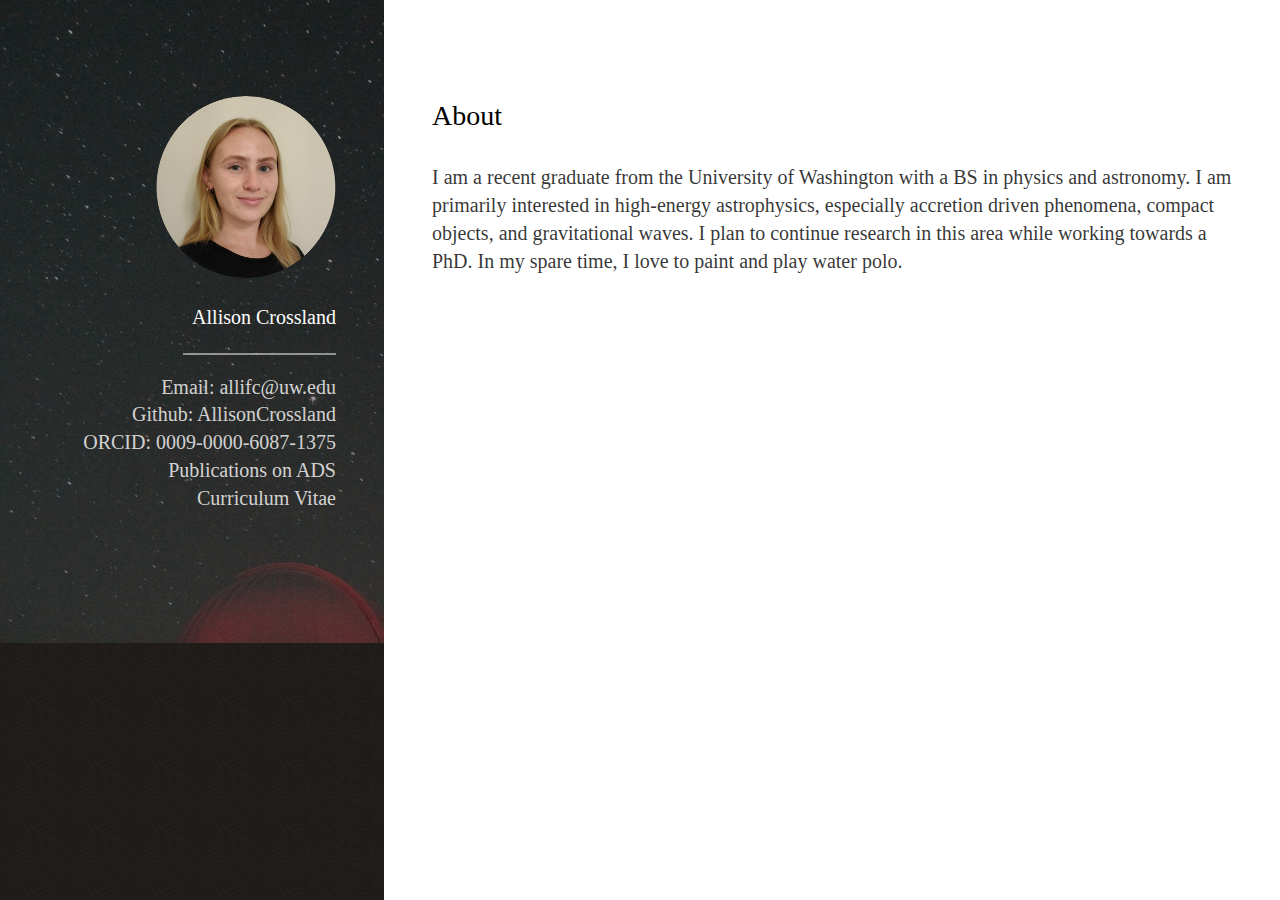
<file: index.html>
<!DOCTYPE HTML>
<!--
	Strata by HTML5 UP
	html5up.net | @ajlkn
	Free for personal and commercial use under the CCA 3.0 license (html5up.net/license)
-->

<html>
	<head>
		<title>Allison Crossland</title>
		<meta charset="utf-8" />
		<meta name="viewport" content="width=device-width, initial-scale=1, user-scalable=no" />
		<link rel="stylesheet" href="assets/css/main.css" />
	</head>
	<body class="is-preload">

		<!-- Header -->
			<header id="header">
				<div class="inner">
					<a href="#" class="image avatar"><img src="images/circular_portrait.png" alt="" /></a>
					<h1>Allison Crossland</h1>
			<!--		<h2>she/they</h2> -->
					<hr>

			<!--		<ul class="icons">
						<li><a href="https://github.com/AllisonCrossland" class="icon brands fa-github" target="_blank" rel="noopener noreferrer"><span class="label">Github</span></a></li>

						<li><a href="#" class="icon brands fa-orcid" target="_blank" rel="noopener noreferrer"><span class="label">Orcid</span></a></li>
					</ul> -->
					
			<!--		*include <li> around link*
						<ul class="labeled-icons">
						<li><h3 class="icon solid fa-envelope" style="font-size: 1.3em;"><span class="label">Email</span></h3></li>-->
						<h2>Email: allifc@uw.edu</h2>

			<!--			<li><h3 class="icon brands fa-github" style="font-size: 1.3em;"><span class="label">Github</span></h3></li>-->
						<a href="https://github.com/AllisonCrossland" target="_blank" rel="noopener noreferrer">Github: AllisonCrossland</a><br />

			<!--			<li><h3 class="icon brands fa-orcid" style="font-size: 1.3em;"><span class="label">Orcid</span></h3></li>-->
						<a href="https://orcid.org/0009-0000-6087-1375" target="_blank" rel="noopener noreferrer">ORCID: 0009-0000-6087-1375</a><br />

			<!--			<li><h3 class="icon solid fa-search fa-flip-horizontal" style="font-size: 1.3em;"><span class="label">search</span></h3></li>-->
						<a href="https://ui.adsabs.harvard.edu/search/q=author%3A(%22crossland%2C%20allison%22)&sort=date%20desc%2C%20bibcode%20desc&p_=0" target="_blank" rel="noopener noreferrer">Publications on ADS</a><br />

			<!--			<li><h3 class="icon solid fa-file-alt" style="font-size: 1.3em;"><span class="label">CV</span></h3></li>-->
						<a href="files/Crossland_CV.pdf" target="_blank" rel="noopener noreferrer">Curriculum Vitae</a>
					</ul>
					
				</div>
			</header>

<!-- github, nasa ads, orcid, CV, -->

		<!-- Main -->
			<div id="main">

				<!-- One -->
					<section id="one">
						<header class="major">
							<h1>About</h1>
						</header>
						<h2>I am a recent graduate from the University of Washington with a BS in physics and astronomy. I am primarily interested in high-energy astrophysics, especially accretion driven phenomena, compact objects, and gravitational waves. I plan to continue research in this area while working towards a PhD. In my spare time, I love to paint and play water polo.
						</h2>
					</section>

				<!-- Two ->
					<section id="two">
						<h1>Research</h1>
						<div class="row">
							<article class="col-6 col-12-xsmall work-item">
								<a href="images/sl_diagram.jpg" class="image fit thumb"><img src="images/sl_diagram.jpg" alt="" /></a>
								<h3>Gravitational Self-Lensing</h3>
								<p></p>
							</article>
							<article class="col-6 col-12-xsmall work-item">
								<a href="images/fulls/02.jpg" class="image fit thumb"><img src="images/thumbs/02.jpg" alt="" /></a>
								<h3>Ultricies lacinia interdum</h3>
								<p>Lorem ipsum dolor sit amet nisl sed nullam feugiat.</p>
							</article>
							<article class="col-6 col-12-xsmall work-item">
								<a href="images/fulls/03.jpg" class="image fit thumb"><img src="images/thumbs/03.jpg" alt="" /></a>
								<h3>Tortor metus commodo</h3>
								<p>Lorem ipsum dolor sit amet nisl sed nullam feugiat.</p>
							</article>
							<article class="col-6 col-12-xsmall work-item">
								<a href="images/fulls/04.jpg" class="image fit thumb"><img src="images/thumbs/04.jpg" alt="" /></a>
								<h3>Quam neque phasellus</h3>
								<p>Lorem ipsum dolor sit amet nisl sed nullam feugiat.</p>
							</article>
							<article class="col-6 col-12-xsmall work-item">
								<a href="images/fulls/05.jpg" class="image fit thumb"><img src="images/thumbs/05.jpg" alt="" /></a>
								<h3>Nunc enim commodo aliquet</h3>
								<p>Lorem ipsum dolor sit amet nisl sed nullam feugiat.</p>
							</article>
							<article class="col-6 col-12-xsmall work-item">
								<a href="images/fulls/06.jpg" class="image fit thumb"><img src="images/thumbs/06.jpg" alt="" /></a>
								<h3>Risus ornare lacinia</h3>
								<p>Lorem ipsum dolor sit amet nisl sed nullam feugiat.</p>
							</article>
						</div>
						<ul class="actions">
							<li><a href="#" class="button">Full Portfolio</a></li>
						</ul>
					</section>

				<!- Three ->
					<section id="three">
						<h2>Get In Touch</h2>
						<p>Accumsan pellentesque commodo blandit enim arcu non at amet id arcu magna. Accumsan orci faucibus id eu lorem semper nunc nisi lorem vulputate lorem neque lorem ipsum dolor.</p>
						<div class="row">
							<div class="col-8 col-12-small">
								<form method="post" action="#">
									<div class="row gtr-uniform gtr-50">
										<div class="col-6 col-12-xsmall"><input type="text" name="name" id="name" placeholder="Name" /></div>
										<div class="col-6 col-12-xsmall"><input type="email" name="email" id="email" placeholder="Email" /></div>
										<div class="col-12"><textarea name="message" id="message" placeholder="Message" rows="4"></textarea></div>
									</div>
								</form>
								<ul class="actions">
									<li><input type="submit" value="Send Message" /></li>
								</ul>
							</div>
							<div class="col-4 col-12-small">
								<ul class="labeled-icons">
									<li>
										<h3 class="icon solid fa-home"><span class="label">Address</span></h3>
										1234 Somewhere Rd.<br />
										Nashville, TN 00000<br />
										United States
									</li>
									<li>
										<h3 class="icon solid fa-mobile-alt"><span class="label">Phone</span></h3>
										000-000-0000
									</li>
									<li>
										<h3 class="icon solid fa-envelope"><span class="label">Email</span></h3>
										<a href="#">hello@untitled.tld</a>
									</li>
								</ul>
							</div>
						</div>
					</section>

				<!- Four ->

					<section id="four">
						<h2>Elements</h2>

						<section>
							<h4>Text</h4>
							<p>This is <b>bold</b> and this is <strong>strong</strong>. This is <i>italic</i> and this is <em>emphasized</em>.
							This is <sup>superscript</sup> text and this is <sub>subscript</sub> text.
							This is <u>underlined</u> and this is code: <code>for (;;) { ... }</code>. Finally, <a href="#">this is a link</a>.</p>
							<hr />
							<header>
								<h4>Heading with a Subtitle</h4>
								<p>Lorem ipsum dolor sit amet nullam id egestas urna aliquam</p>
							</header>
							<p>Nunc lacinia ante nunc ac lobortis. Interdum adipiscing gravida odio porttitor sem non mi integer non faucibus ornare mi ut ante amet placerat aliquet. Volutpat eu sed ante lacinia sapien lorem accumsan varius montes viverra nibh in adipiscing blandit tempus accumsan.</p>
							<header>
								<h5>Heading with a Subtitle</h5>
								<p>Lorem ipsum dolor sit amet nullam id egestas urna aliquam</p>
							</header>
							<p>Nunc lacinia ante nunc ac lobortis. Interdum adipiscing gravida odio porttitor sem non mi integer non faucibus ornare mi ut ante amet placerat aliquet. Volutpat eu sed ante lacinia sapien lorem accumsan varius montes viverra nibh in adipiscing blandit tempus accumsan.</p>
							<hr />
							<h2>Heading Level 2</h2>
							<h3>Heading Level 3</h3>
							<h4>Heading Level 4</h4>
							<h5>Heading Level 5</h5>
							<h6>Heading Level 6</h6>
							<hr />
							<h5>Blockquote</h5>
							<blockquote>Fringilla nisl. Donec accumsan interdum nisi, quis tincidunt felis sagittis eget tempus euismod. Vestibulum ante ipsum primis in faucibus vestibulum. Blandit adipiscing eu felis iaculis volutpat ac adipiscing accumsan faucibus. Vestibulum ante ipsum primis in faucibus lorem ipsum dolor sit amet nullam adipiscing eu felis.</blockquote>
							<h5>Preformatted</h5>
							<pre><code>i = 0;

while (!deck.isInOrder()) {
print 'Iteration ' + i;
deck.shuffle();
i++;
}

print 'It took ' + i + ' iterations to sort the deck.';</code></pre>
						</section>

						<section>
							<h4>Lists</h4>
							<div class="row">
								<div class="col-6 col-12-xsmall">
									<h5>Unordered</h5>
									<ul>
										<li>Dolor pulvinar etiam magna etiam.</li>
										<li>Sagittis adipiscing lorem eleifend.</li>
										<li>Felis enim feugiat dolore viverra.</li>
									</ul>
									<h5>Alternate</h5>
									<ul class="alt">
										<li>Dolor pulvinar etiam magna etiam.</li>
										<li>Sagittis adipiscing lorem eleifend.</li>
										<li>Felis enim feugiat dolore viverra.</li>
									</ul>
								</div>
								<div class="col-6 col-12-xsmall">
									<h5>Ordered</h5>
									<ol>
										<li>Dolor pulvinar etiam magna etiam.</li>
										<li>Etiam vel felis at lorem sed viverra.</li>
										<li>Felis enim feugiat dolore viverra.</li>
										<li>Dolor pulvinar etiam magna etiam.</li>
										<li>Etiam vel felis at lorem sed viverra.</li>
										<li>Felis enim feugiat dolore viverra.</li>
									</ol>
									<h5>Icons</h5>
									<ul class="icons">
										<li><a href="#" class="icon brands fa-twitter"><span class="label">Twitter</span></a></li>
										<li><a href="#" class="icon brands fa-facebook-f"><span class="label">Facebook</span></a></li>
										<li><a href="#" class="icon brands fa-instagram"><span class="label">Instagram</span></a></li>
										<li><a href="#" class="icon brands fa-github"><span class="label">Github</span></a></li>
										<li><a href="#" class="icon brands fa-dribbble"><span class="label">Dribbble</span></a></li>
										<li><a href="#" class="icon brands fa-tumblr"><span class="label">Tumblr</span></a></li>
									</ul>
								</div>
							</div>
							<h5>Actions</h5>
							<ul class="actions">
								<li><a href="#" class="button primary">Default</a></li>
								<li><a href="#" class="button">Default</a></li>
							</ul>
							<ul class="actions small">
								<li><a href="#" class="button primary small">Small</a></li>
								<li><a href="#" class="button small">Small</a></li>
							</ul>
							<div class="row">
								<div class="col-6 col-12-small">
									<ul class="actions stacked">
										<li><a href="#" class="button primary">Default</a></li>
										<li><a href="#" class="button">Default</a></li>
									</ul>
								</div>
								<div class="col-6 col-12-small">
									<ul class="actions stacked">
										<li><a href="#" class="button primary small">Small</a></li>
										<li><a href="#" class="button small">Small</a></li>
									</ul>
								</div>
								<div class="col-6 col-12-small">
									<ul class="actions stacked">
										<li><a href="#" class="button primary fit">Default</a></li>
										<li><a href="#" class="button fit">Default</a></li>
									</ul>
								</div>
								<div class="col-6 col-12-small">
									<ul class="actions stacked">
										<li><a href="#" class="button primary small fit">Small</a></li>
										<li><a href="#" class="button small fit">Small</a></li>
									</ul>
								</div>
							</div>
						</section>

						<section>
							<h4>Table</h4>
							<h5>Default</h5>
							<div class="table-wrapper">
								<table>
									<thead>
										<tr>
											<th>Name</th>
											<th>Description</th>
											<th>Price</th>
										</tr>
									</thead>
									<tbody>
										<tr>
											<td>Item One</td>
											<td>Ante turpis integer aliquet porttitor.</td>
											<td>29.99</td>
										</tr>
										<tr>
											<td>Item Two</td>
											<td>Vis ac commodo adipiscing arcu aliquet.</td>
											<td>19.99</td>
										</tr>
										<tr>
											<td>Item Three</td>
											<td> Morbi faucibus arcu accumsan lorem.</td>
											<td>29.99</td>
										</tr>
										<tr>
											<td>Item Four</td>
											<td>Vitae integer tempus condimentum.</td>
											<td>19.99</td>
										</tr>
										<tr>
											<td>Item Five</td>
											<td>Ante turpis integer aliquet porttitor.</td>
											<td>29.99</td>
										</tr>
									</tbody>
									<tfoot>
										<tr>
											<td colspan="2"></td>
											<td>100.00</td>
										</tr>
									</tfoot>
								</table>
							</div>

							<h5>Alternate</h5>
							<div class="table-wrapper">
								<table class="alt">
									<thead>
										<tr>
											<th>Name</th>
											<th>Description</th>
											<th>Price</th>
										</tr>
									</thead>
									<tbody>
										<tr>
											<td>Item One</td>
											<td>Ante turpis integer aliquet porttitor.</td>
											<td>29.99</td>
										</tr>
										<tr>
											<td>Item Two</td>
											<td>Vis ac commodo adipiscing arcu aliquet.</td>
											<td>19.99</td>
										</tr>
										<tr>
											<td>Item Three</td>
											<td> Morbi faucibus arcu accumsan lorem.</td>
											<td>29.99</td>
										</tr>
										<tr>
											<td>Item Four</td>
											<td>Vitae integer tempus condimentum.</td>
											<td>19.99</td>
										</tr>
										<tr>
											<td>Item Five</td>
											<td>Ante turpis integer aliquet porttitor.</td>
											<td>29.99</td>
										</tr>
									</tbody>
									<tfoot>
										<tr>
											<td colspan="2"></td>
											<td>100.00</td>
										</tr>
									</tfoot>
								</table>
							</div>
						</section>

						<section>
							<h4>Buttons</h4>
							<ul class="actions">
								<li><a href="#" class="button primary">Primary</a></li>
								<li><a href="#" class="button">Default</a></li>
							</ul>
							<ul class="actions">
								<li><a href="#" class="button large">Large</a></li>
								<li><a href="#" class="button">Default</a></li>
								<li><a href="#" class="button small">Small</a></li>
							</ul>
							<ul class="actions fit">
								<li><a href="#" class="button primary fit">Fit</a></li>
								<li><a href="#" class="button fit">Fit</a></li>
							</ul>
							<ul class="actions fit small">
								<li><a href="#" class="button primary fit small">Fit + Small</a></li>
								<li><a href="#" class="button fit small">Fit + Small</a></li>
							</ul>
							<ul class="actions">
								<li><a href="#" class="button primary icon solid fa-download">Icon</a></li>
								<li><a href="#" class="button icon solid fa-download">Icon</a></li>
							</ul>
							<ul class="actions">
								<li><span class="button primary disabled">Primary</span></li>
								<li><span class="button disabled">Default</span></li>
							</ul>
						</section>

						<section>
							<h4>Form</h4>
							<form method="post" action="#">
								<div class="row gtr-uniform gtr-50">
									<div class="col-6 col-12-xsmall">
										<input type="text" name="demo-name" id="demo-name" value="" placeholder="Name" />
									</div>
									<div class="col-6 col-12-xsmall">
										<input type="email" name="demo-email" id="demo-email" value="" placeholder="Email" />
									</div>
									<div class="col-12">
										<select name="demo-category" id="demo-category">
											<option value="">- Category -</option>
											<option value="1">Manufacturing</option>
											<option value="1">Shipping</option>
											<option value="1">Administration</option>
											<option value="1">Human Resources</option>
										</select>
									</div>
									<div class="col-4 col-12-small">
										<input type="radio" id="demo-priority-low" name="demo-priority" checked>
										<label for="demo-priority-low">Low Priority</label>
									</div>
									<div class="col-4 col-12-small">
										<input type="radio" id="demo-priority-normal" name="demo-priority">
										<label for="demo-priority-normal">Normal Priority</label>
									</div>
									<div class="col-4 col-12-small">
										<input type="radio" id="demo-priority-high" name="demo-priority">
										<label for="demo-priority-high">High Priority</label>
									</div>
									<div class="col-6 col-12-small">
										<input type="checkbox" id="demo-copy" name="demo-copy">
										<label for="demo-copy">Email me a copy of this message</label>
									</div>
									<div class="col-6 col-12-small">
										<input type="checkbox" id="demo-human" name="demo-human" checked>
										<label for="demo-human">I am a human and not a robot</label>
									</div>
									<div class="col-12">
										<textarea name="demo-message" id="demo-message" placeholder="Enter your message" rows="6"></textarea>
									</div>
									<div class="col-12">
										<ul class="actions">
											<li><input type="submit" value="Send Message" class="primary" /></li>
											<li><input type="reset" value="Reset" /></li>
										</ul>
									</div>
								</div>
							</form>
						</section>

						<section>
							<h4>Image</h4>
							<h5>Fit</h5>
							<div class="box alt">
								<div class="row gtr-50 gtr-uniform">
									<div class="col-12"><span class="image fit"><img src="images/fulls/05.jpg" alt="" /></span></div>
									<div class="col-4"><span class="image fit"><img src="images/thumbs/01.jpg" alt="" /></span></div>
									<div class="col-4"><span class="image fit"><img src="images/thumbs/02.jpg" alt="" /></span></div>
									<div class="col-4"><span class="image fit"><img src="images/thumbs/03.jpg" alt="" /></span></div>
									<div class="col-4"><span class="image fit"><img src="images/thumbs/04.jpg" alt="" /></span></div>
									<div class="col-4"><span class="image fit"><img src="images/thumbs/05.jpg" alt="" /></span></div>
									<div class="col-4"><span class="image fit"><img src="images/thumbs/06.jpg" alt="" /></span></div>
									<div class="col-4"><span class="image fit"><img src="images/thumbs/03.jpg" alt="" /></span></div>
									<div class="col-4"><span class="image fit"><img src="images/thumbs/02.jpg" alt="" /></span></div>
									<div class="col-4"><span class="image fit"><img src="images/thumbs/01.jpg" alt="" /></span></div>
								</div>
							</div>
							<h5>Left &amp; Right</h5>
							<p><span class="image left"><img src="images/avatar.jpg" alt="" /></span>Fringilla nisl. Donec accumsan interdum nisi, quis tincidunt felis sagittis eget. tempus euismod. Vestibulum ante ipsum primis in faucibus vestibulum. Blandit adipiscing eu felis iaculis volutpat ac adipiscing accumsan eu faucibus. Integer ac pellentesque praesent tincidunt felis sagittis eget. tempus euismod. Vestibulum ante ipsum primis in faucibus vestibulum. Blandit adipiscing eu felis iaculis volutpat ac adipiscing accumsan eu faucibus. Integer ac pellentesque praesent. Donec accumsan interdum nisi, quis tincidunt felis sagittis eget. tempus euismod. Vestibulum ante ipsum primis in faucibus vestibulum. Blandit adipiscing eu felis iaculis volutpat ac adipiscing accumsan eu faucibus. Integer ac pellentesque praesent tincidunt felis sagittis eget. tempus euismod. Vestibulum ante ipsum primis in faucibus vestibulum. Blandit adipiscing eu felis iaculis volutpat ac adipiscing accumsan eu faucibus. Integer ac pellentesque praesent.</p>
							<p><span class="image right"><img src="images/avatar.jpg" alt="" /></span>Fringilla nisl. Donec accumsan interdum nisi, quis tincidunt felis sagittis eget. tempus euismod. Vestibulum ante ipsum primis in faucibus vestibulum. Blandit adipiscing eu felis iaculis volutpat ac adipiscing accumsan eu faucibus. Integer ac pellentesque praesent tincidunt felis sagittis eget. tempus euismod. Vestibulum ante ipsum primis in faucibus vestibulum. Blandit adipiscing eu felis iaculis volutpat ac adipiscing accumsan eu faucibus. Integer ac pellentesque praesent. Donec accumsan interdum nisi, quis tincidunt felis sagittis eget. tempus euismod. Vestibulum ante ipsum primis in faucibus vestibulum. Blandit adipiscing eu felis iaculis volutpat ac adipiscing accumsan eu faucibus. Integer ac pellentesque praesent tincidunt felis sagittis eget. tempus euismod. Vestibulum ante ipsum primis in faucibus vestibulum. Blandit adipiscing eu felis iaculis volutpat ac adipiscing accumsan eu faucibus. Integer ac pellentesque praesent.</p>
						</section>

					</section>
				->

			</div>

		<!- Scripts ->
			<script src="assets/js/jquery.min.js"></script>
			<script src="assets/js/jquery.poptrox.min.js"></script>
			<script src="assets/js/browser.min.js"></script>
			<script src="assets/js/breakpoints.min.js"></script>
			<script src="assets/js/util.js"></script>
			<script src="assets/js/main.js"></script>
																					-->
	</body>
</html>
</file>
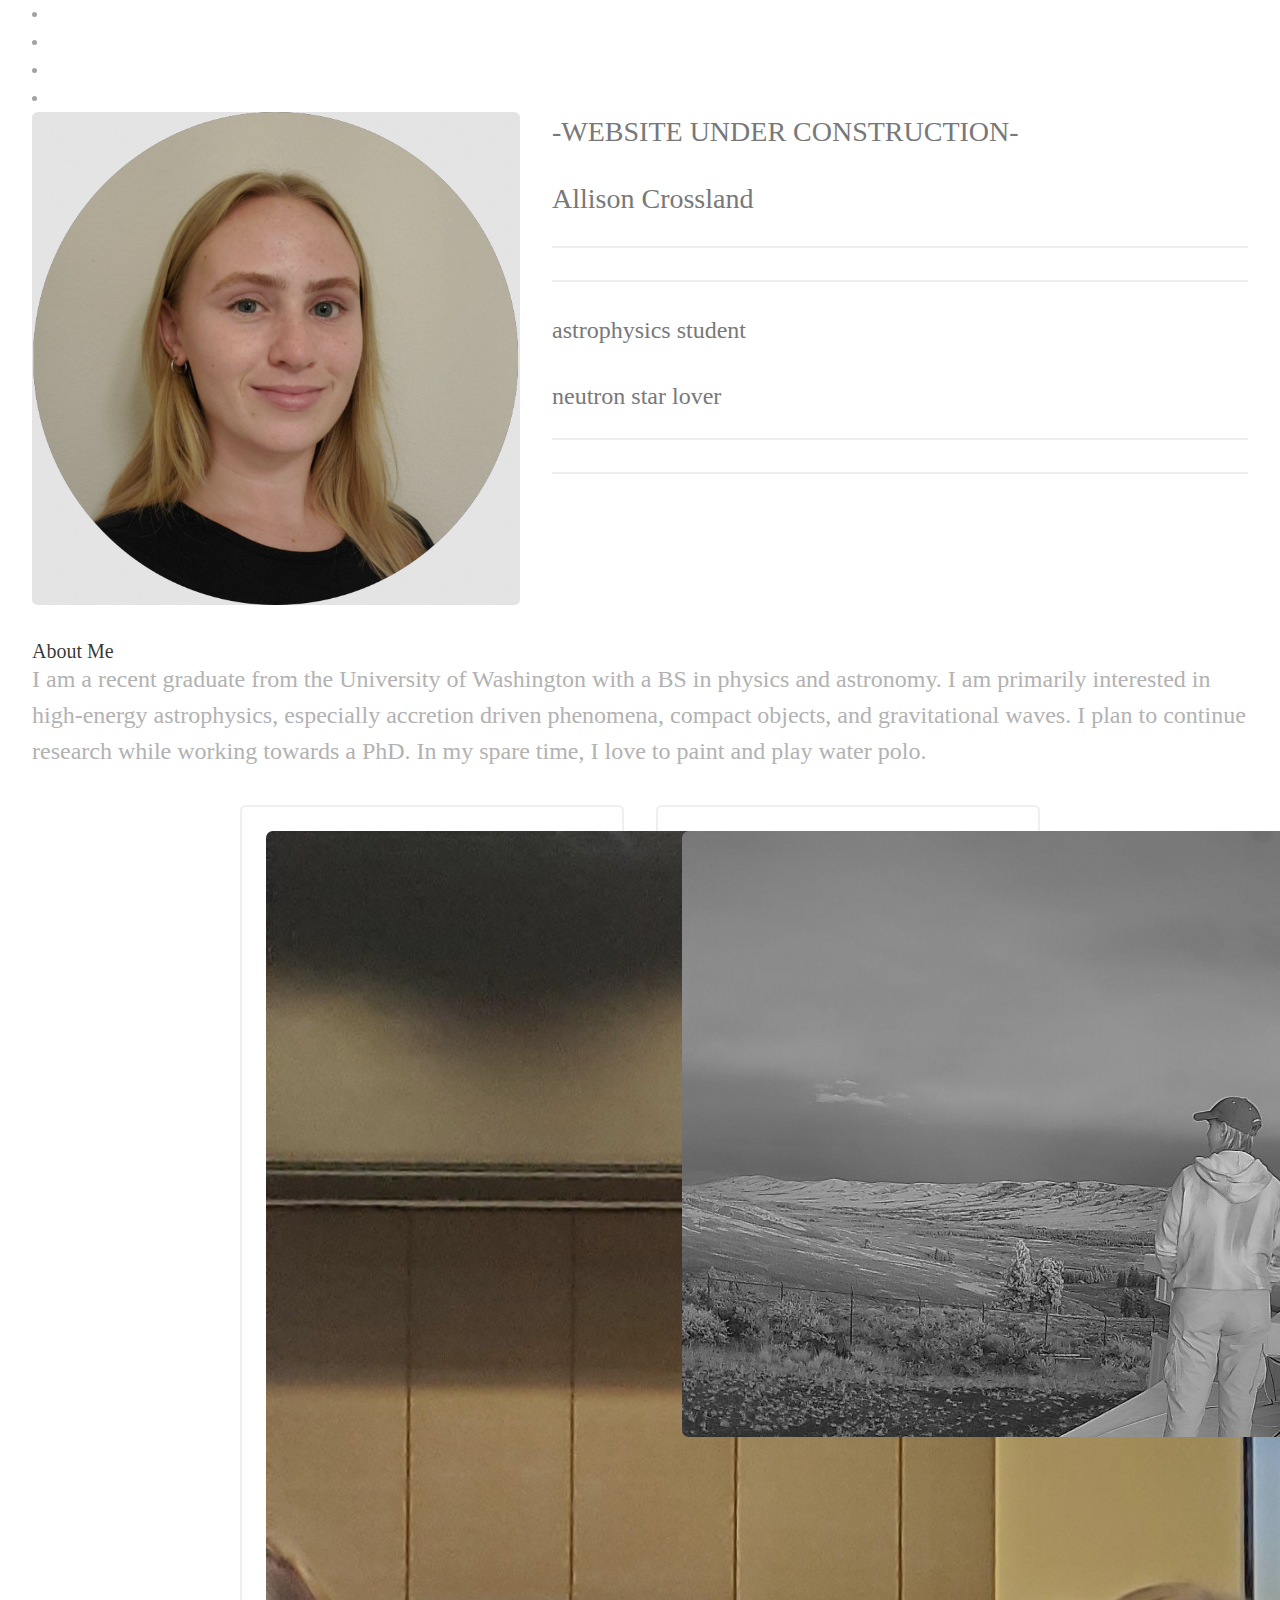
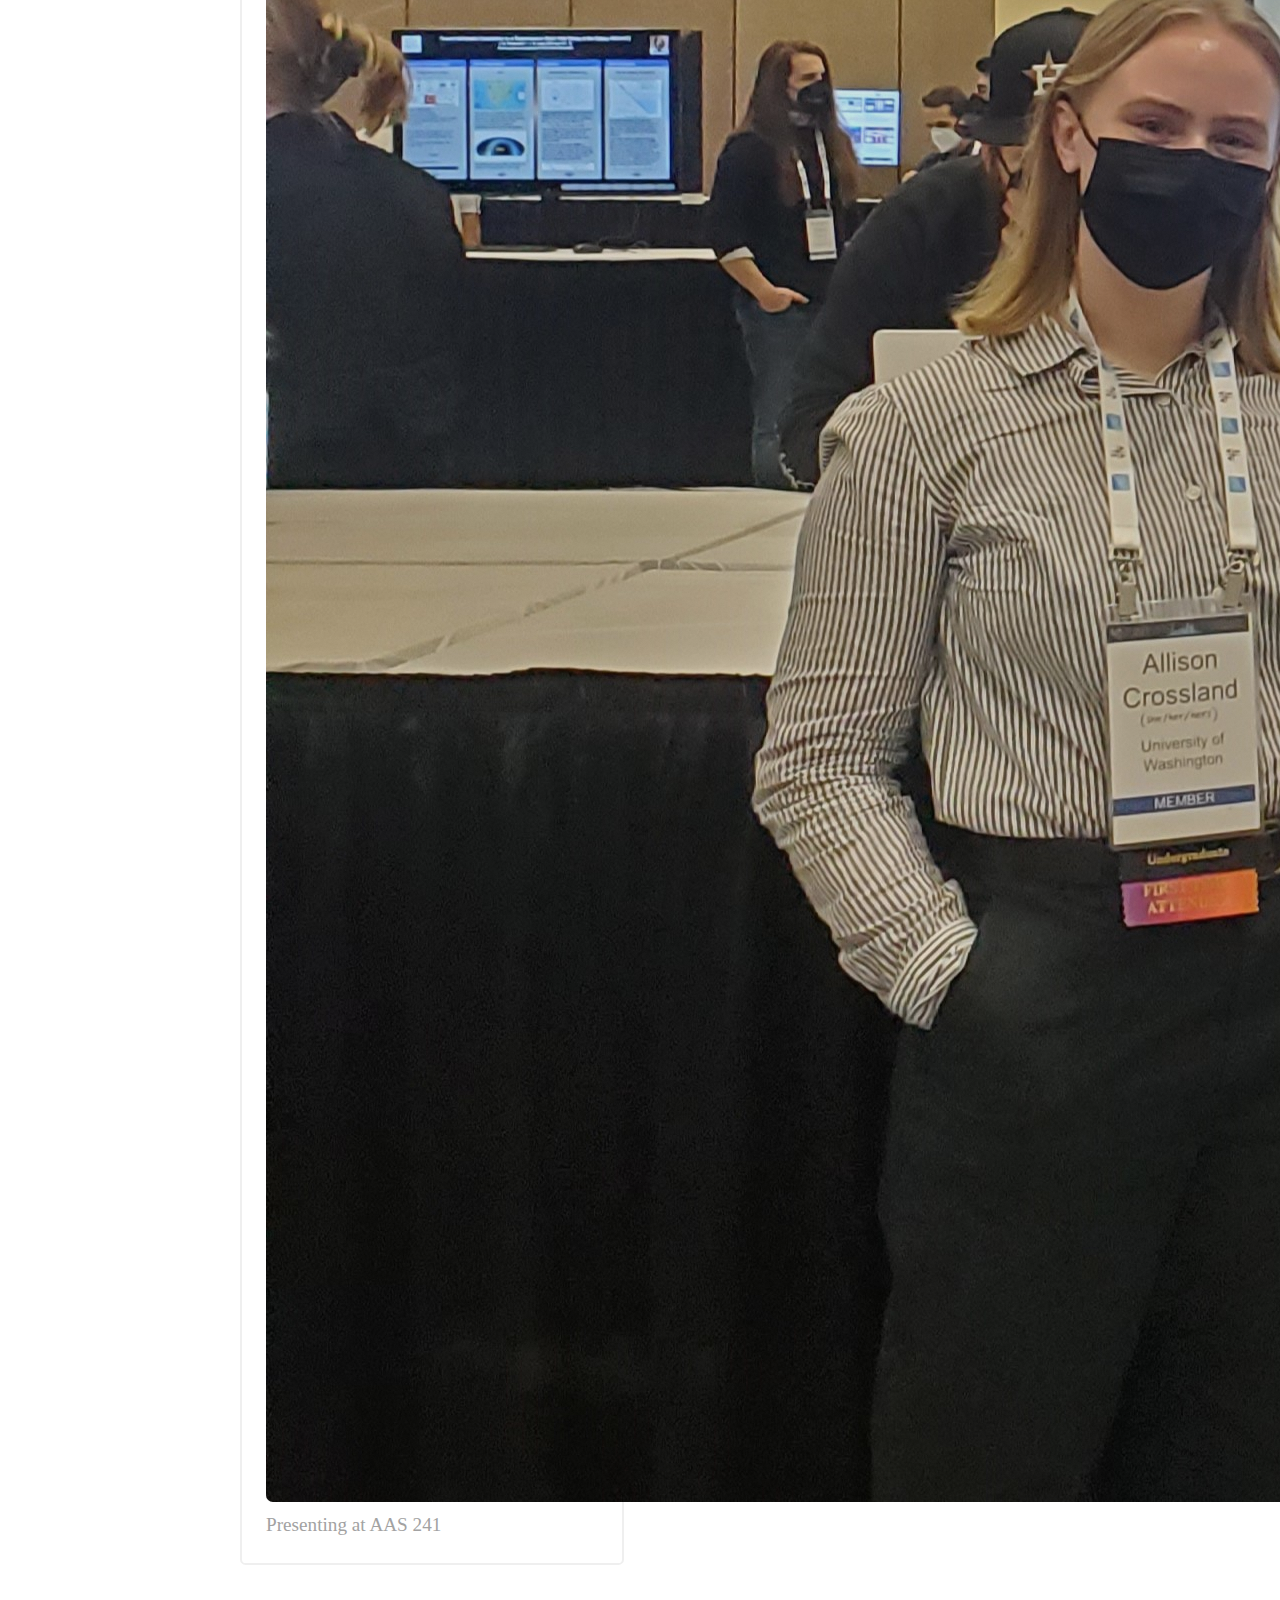
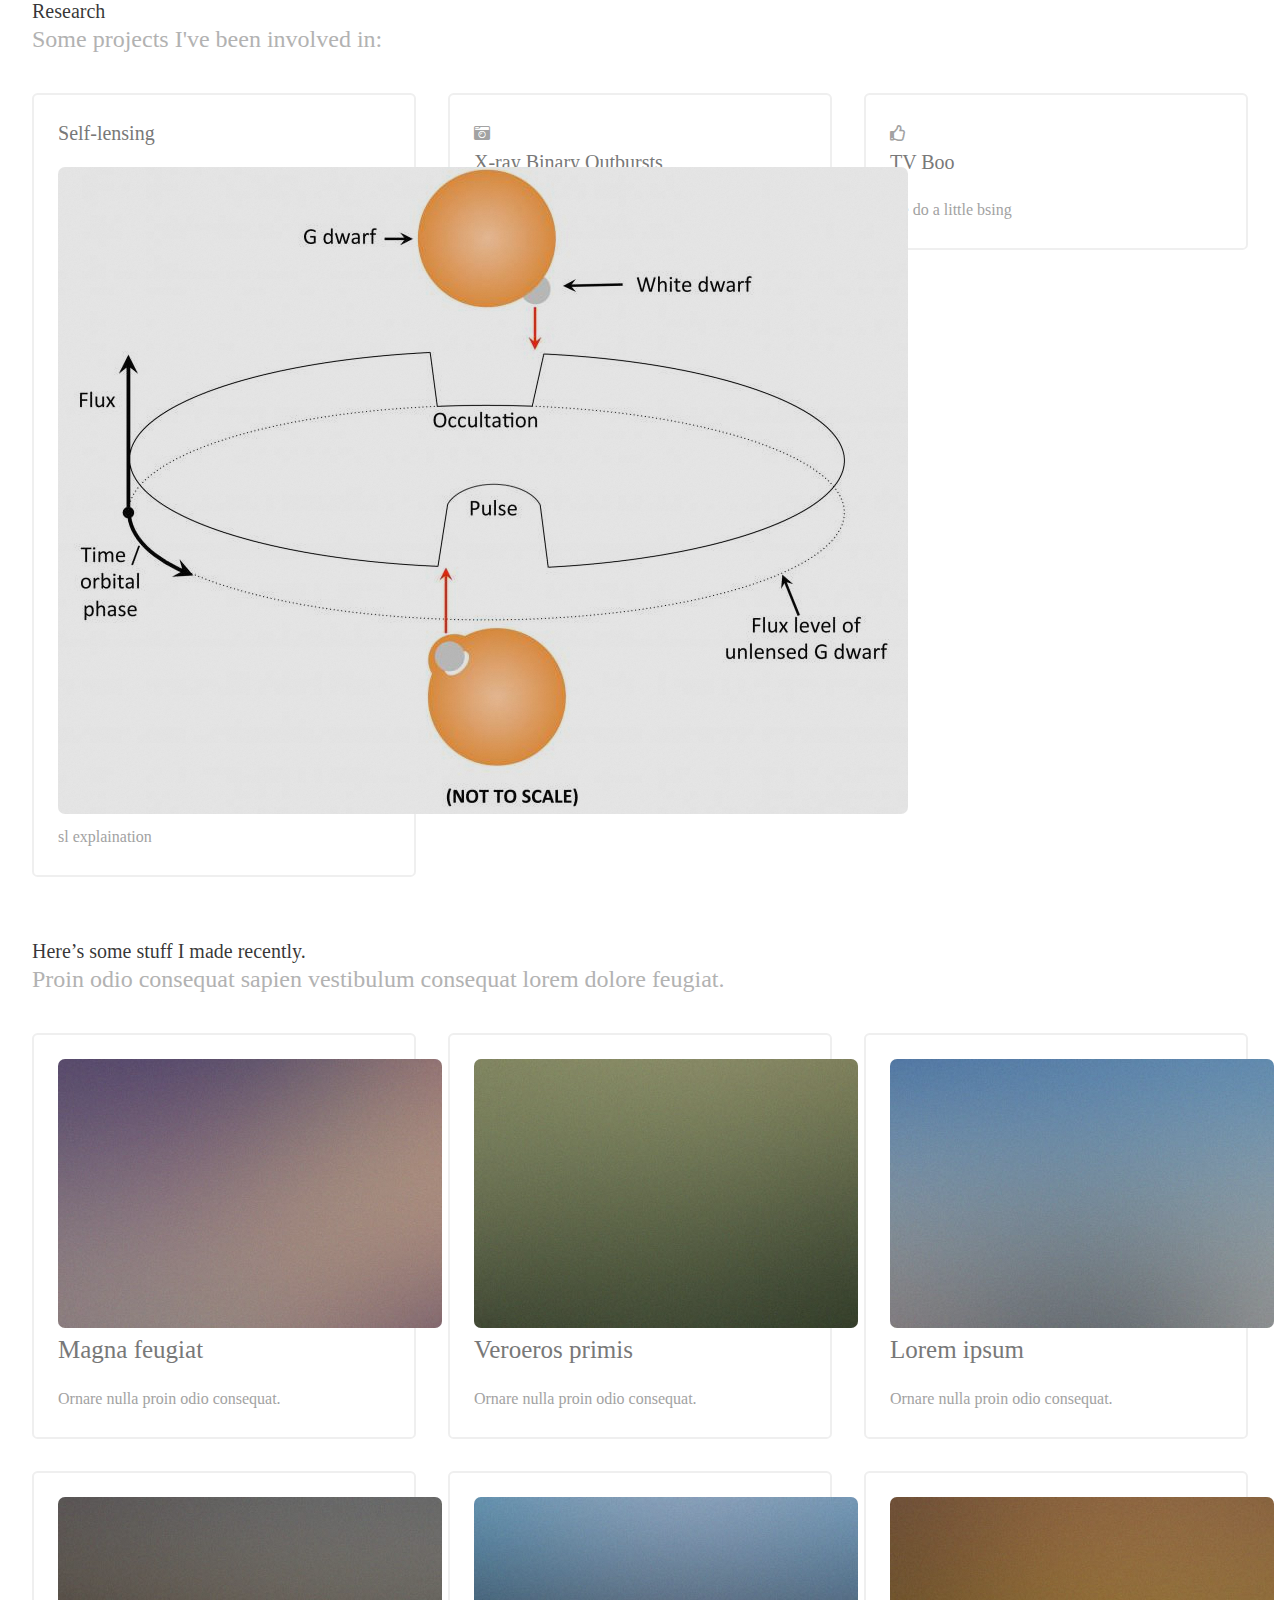
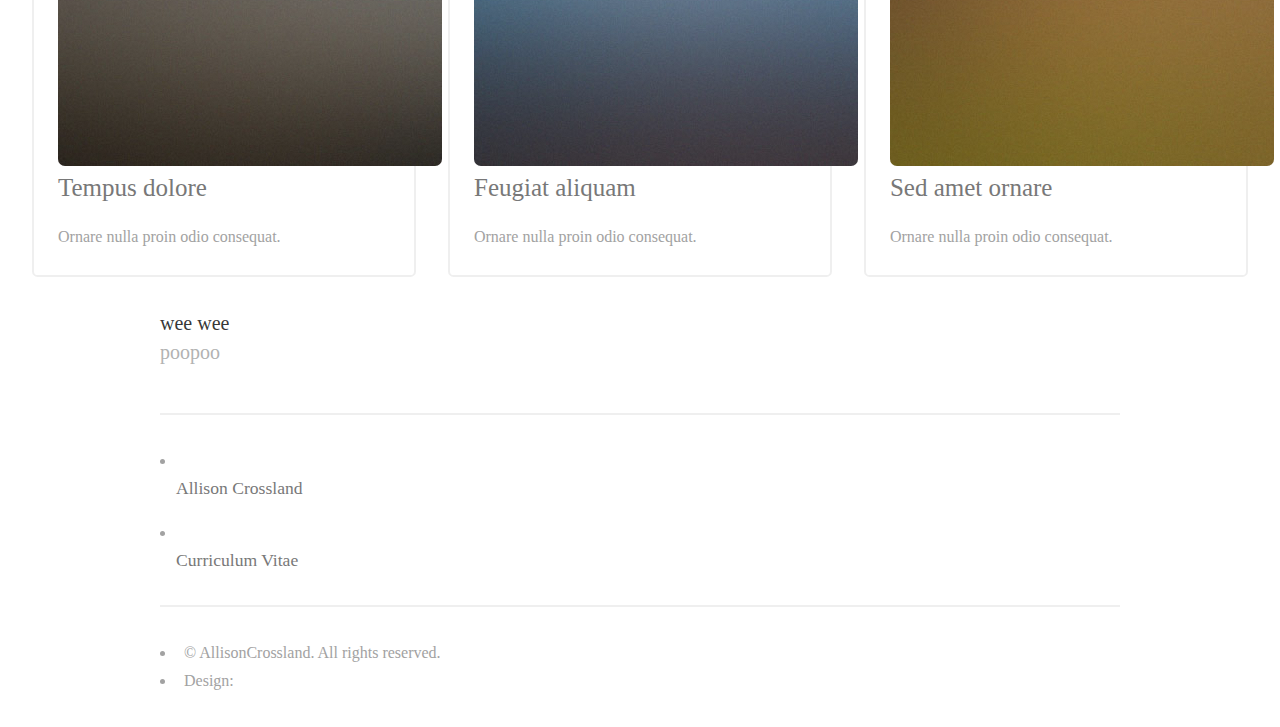
<file: old_index.html>
<!DOCTYPE HTML>
<!--
	Miniport by HTML5 UP
	html5up.net | @ajlkn
	Free for personal and commercial use under the CCA 3.0 license (html5up.net/license)
-->
<html>
	<head>
		<title>AllisonCrossland</title>
		<meta charset="utf-8" />
		<meta name="viewport" content="width=device-width, initial-scale=1, user-scalable=no" />
		<link rel="stylesheet" href="assets/css/main.css" />
	</head>
	<body class="is-preload">

		<!-- Nav -->
			<nav id="nav">
				<ul class="container">
					<li><a href="#home">Home</a></li>
					<li><a href="#about">About</a></li>
					<li><a href="#research">Research</a></li>
					<li><a href="#contact">Contact</a></li>
				</ul>
			</nav>

		<!-- Home -->
			<article id="home" class="wrapper style1">
				<div class="container">
					<div class="row">
						<div class="col-4 col-5-large col-12-medium">
							<span class="image fit"><img src="images/circular_portrait.png" alt="" /></span>
						</div>
						<div class="col-8 col-7-large col-12-medium">
							<header>
								<h1><strong>-WEBSITE UNDER CONSTRUCTION-</strong></h1>
								<h1><strong>Allison Crossland</strong></h1>
							</header>
							<hr />
							<hr>
							<p><h3 style="font-size:150%;">astrophysics student</h3>
							<p><h3 style="font-size:150%;">neutron star lover</h3>
							<hr>
							<hr />
						</div>
					</div>
					</div>
				</div>
			</article>

	<!-- About -->
			<article id="about" class="wrapper style2">
				
				<div class="container">
					<header>
						<h2>About Me</h2>
						<p style="font-size:150%;">I am a recent graduate from the University of Washington with a BS in physics and astronomy. I am primarily interested in high-energy astrophysics, especially accretion driven phenomena, compact objects, and gravitational waves. I plan to continue research while working towards a PhD. 

						In my spare time, I love to paint and play water polo.</p>
					</header>

					<div class="row aln-center">
						<div class="col-4 col-6-medium col-12-small">
							<article class="box style2">
								<a href="https://aas241-aas.ipostersessions.com/?s=E9-9B-AB-AB-12-17-E8-D5-3D-1A-61-52-65-14-39-9E" class="image featured"><img src="images/aas_present.jpg" alt="" /></a>
								<p style="font-size:120%;">Presenting at AAS 241</p>

							</article>
						</div>

						<div class="col-4 col-6-medium col-12-small">
							<article class="box style2">
								<a href="https://sites.google.com/a/uw.edu/mro/about-mro?authuser=0" class="image featured"><img src="images/mro_horizon.jpg" alt="" /></a>
								<p style="font-size:120%;">At Manastash Ridge Observatory</p>

							</article>
						</div>
					</div>
				</div>
			</article>



		<!-- Research -->
			<article id="research" class="wrapper style3">
				<div class="container">
					<header>
						<h2>Research</h2>
						<p style="font-size:150%;">Some projects I've been involved in:</p>
					</header>
					
					<div class="row aln-center">
						<div class="col-4 col-6-medium col-12-small">
							<section class="box style1">
							<!--<span class="icon featured fa-comments"></span>-->
								<h3>Self-lensing</h3>
								<a href="#" class="image featured"><img src="images/sl_diagram.jpg" alt="" /></a>
								
								<p>sl explaination</p>
							</section>
						</div>
						<div class="col-4 col-6-medium col-12-small">
							<section class="box style1">
								<span class="icon solid featured fa-camera-retro"></span>
								<h3>X-ray Binary Outbursts</h3>
								<p>XRB explaination</p>
							</section>
						</div>
						<div class="col-4 col-6-medium col-12-small">
							<section class="box style1">
								<span class="icon featured fa-thumbs-up"></span>
								<h3>TV Boo</h3>
								<p>we do a little bsing</p>
							</section>
						</div>
					</div>

					<footer>
						<a href="https://ui.adsabs.harvard.edu/search/fl=identifier%2C%5Bcitations%5D%2Cabstract%2Cauthor%2Cbook_author%2Corcid_pub%2Corcid_user%2Corcid_other%2Cbibcode%2Ccitation_count%2Ccomment%2Cdoi%2Cid%2Ckeyword%2Cpage%2Cproperty%2Cpub%2Cpub_raw%2Cpubdate%2Cpubnote%2Cread_count%2Ctitle%2Cvolume%2Clinks_data%2Cesources%2Cdata%2Ccitation_count_norm%2Cemail%2Cdoctype&p_=0&q=author%3A(%22Crossland%2C%20Allison%22)&rows=25&sort=date%20desc%2C%20bibcode%20desc&start=0">ADS</a>
					</footer>
				</div>
			</article>

		<!-- Portfolio -->
			<article id="portfolio" class="wrapper style4">
				<div class="container">
					<header>
						<h2>Here’s some stuff I made recently.</h2>
						<p style="font-size:150%;">Proin odio consequat sapien vestibulum consequat lorem dolore feugiat.</p>
					</header>
					
					<div class="row">
						<div class="col-4 col-6-medium col-12-small">
							<article class="box style2">
								<a href="#" class="image featured"><img src="images/pic01.jpg" alt="" /></a>
								<h3><a href="#">Magna feugiat</a></h3>
								<p>Ornare nulla proin odio consequat.</p>
							</article>
						</div>
						<div class="col-4 col-6-medium col-12-small">
							<article class="box style2">
								<a href="#" class="image featured"><img src="images/pic02.jpg" alt="" /></a>
								<h3><a href="#">Veroeros primis</a></h3>
								<p>Ornare nulla proin odio consequat.</p>
							</article>
						</div>
						<div class="col-4 col-6-medium col-12-small">
							<article class="box style2">
								<a href="#" class="image featured"><img src="images/pic03.jpg" alt="" /></a>
								<h3><a href="#">Lorem ipsum</a></h3>
								<p>Ornare nulla proin odio consequat.</p>
							</article>
						</div>
						<div class="col-4 col-6-medium col-12-small">
							<article class="box style2">
								<a href="#" class="image featured"><img src="images/pic04.jpg" alt="" /></a>
								<h3><a href="#">Tempus dolore</a></h3>
								<p>Ornare nulla proin odio consequat.</p>
							</article>
						</div>
						<div class="col-4 col-6-medium col-12-small">
							<article class="box style2">
								<a href="#" class="image featured"><img src="images/pic05.jpg" alt="" /></a>
								<h3><a href="#">Feugiat aliquam</a></h3>
								<p>Ornare nulla proin odio consequat.</p>
							</article>
						</div>
						<div class="col-4 col-6-medium col-12-small">
							<article class="box style2">
								<a href="#" class="image featured"><img src="images/pic06.jpg" alt="" /></a>
								<h3><a href="#">Sed amet ornare</a></h3>
								<p>Ornare nulla proin odio consequat.</p>
							</article>
						</div>
					</div>
				</div>
			</article>

		<!-- Contact -->
			<article id="contact" class="wrapper style1">
				<div class="container medium">
					<header>
						<h2>wee wee</h2>
						<p>poopoo</p>
					</header>

					<div class="row">
						<div class="col-12">
							<hr />
							<ul class="social">
								<li><a href="https://github.com/AllisonCrossland" class="icon brands fa-github"><span class="label">Github</span></a></li><h4>Allison Crossland</h4>
								<li><a href="files/Crossland_Allison_CV.pdf" class="icon free fa-file-alt"><span class="label">Github<span class="label">CV</span></a></li><h4>Curriculum Vitae</h4>
							</ul>
							<hr />
						</div>
					</div>

					<footer>
						<ul id="copyright">
							<li>&copy; AllisonCrossland. All rights reserved.</li><li>Design: <a href="http://html5up.net">HTML5 UP</a></li>
						</ul>
					</footer>
				</div>
			</article>

		<!-- Scripts -->
			<script src="assets/js/jquery.min.js"></script>
			<script src="assets/js/jquery.scrolly.min.js"></script>
			<script src="assets/js/browser.min.js"></script>
			<script src="assets/js/breakpoints.min.js"></script>
			<script src="assets/js/util.js"></script>
			<script src="assets/js/main.js"></script>

	</body>
</html>
</file>
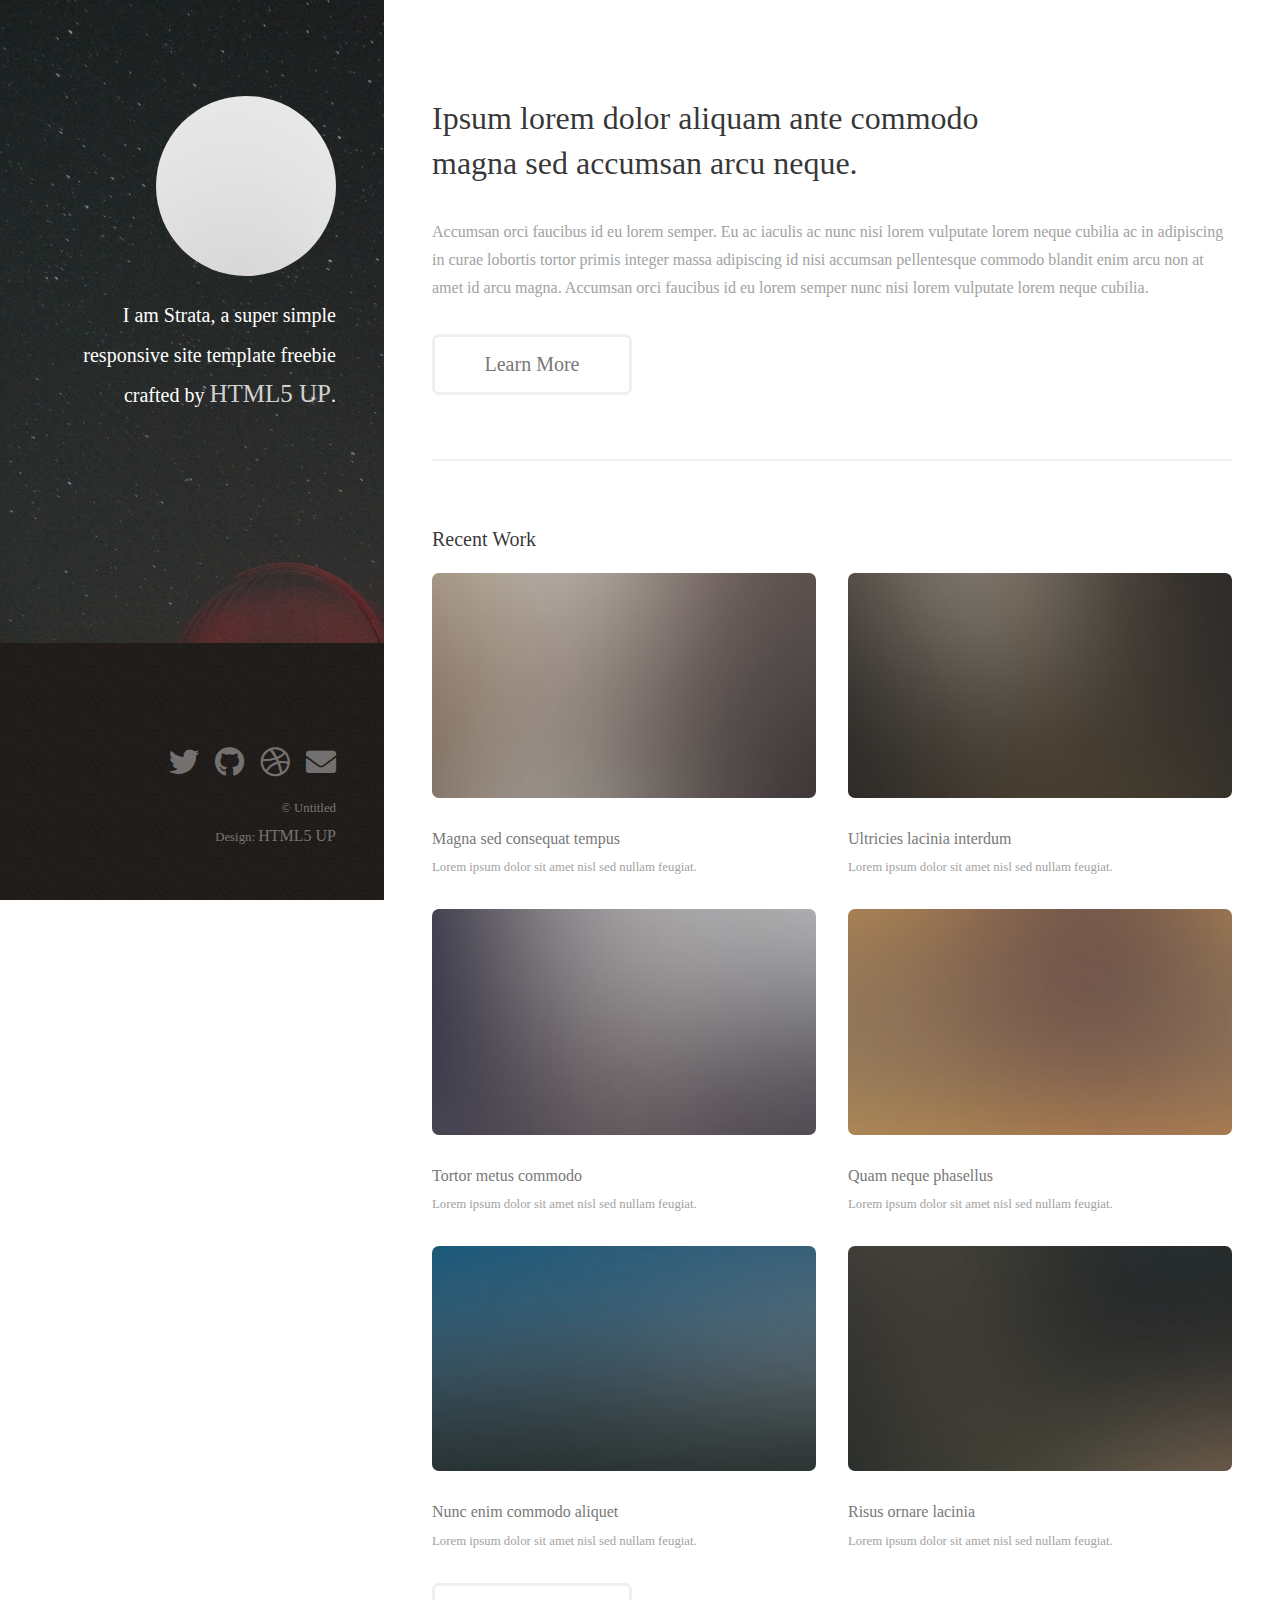
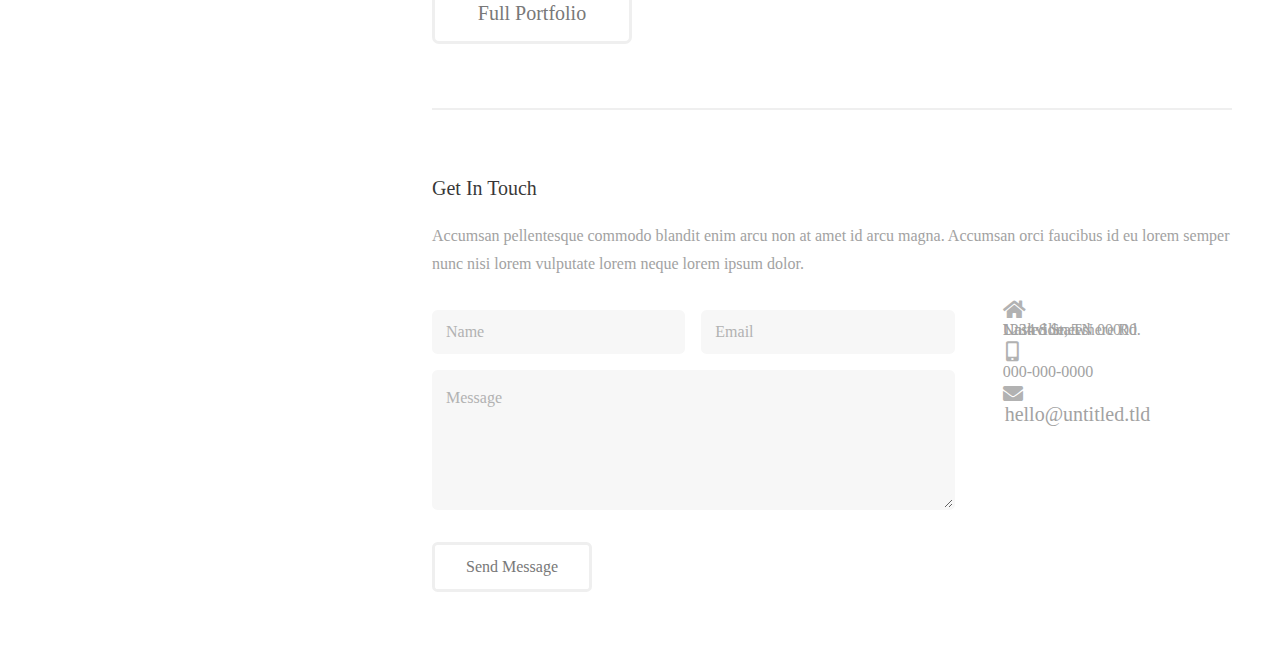
<file: template_index.html>
<!DOCTYPE HTML>
<!--
	Strata by HTML5 UP
	html5up.net | @ajlkn
	Free for personal and commercial use under the CCA 3.0 license (html5up.net/license)
-->
<html>
	<head>
		<title>Strata by HTML5 UP</title>
		<meta charset="utf-8" />
		<meta name="viewport" content="width=device-width, initial-scale=1, user-scalable=no" />
		<link rel="stylesheet" href="assets/css/main.css" />
	</head>
	<body class="is-preload">

		<!-- Header -->
			<header id="header">
				<div class="inner">
					<a href="#" class="image avatar"><img src="images/avatar.jpg" alt="" /></a>
					<h1><strong>I am Strata</strong>, a super simple<br />
					responsive site template freebie<br />
					crafted by <a href="http://html5up.net">HTML5 UP</a>.</h1>
				</div>
			</header>

		<!-- Main -->
			<div id="main">

				<!-- One -->
					<section id="one">
						<header class="major">
							<h2>Ipsum lorem dolor aliquam ante commodo<br />
							magna sed accumsan arcu neque.</h2>
						</header>
						<p>Accumsan orci faucibus id eu lorem semper. Eu ac iaculis ac nunc nisi lorem vulputate lorem neque cubilia ac in adipiscing in curae lobortis tortor primis integer massa adipiscing id nisi accumsan pellentesque commodo blandit enim arcu non at amet id arcu magna. Accumsan orci faucibus id eu lorem semper nunc nisi lorem vulputate lorem neque cubilia.</p>
						<ul class="actions">
							<li><a href="#" class="button">Learn More</a></li>
						</ul>
					</section>

				<!-- Two -->
					<section id="two">
						<h2>Recent Work</h2>
						<div class="row">
							<article class="col-6 col-12-xsmall work-item">
								<a href="images/fulls/01.jpg" class="image fit thumb"><img src="images/thumbs/01.jpg" alt="" /></a>
								<h3>Magna sed consequat tempus</h3>
								<p>Lorem ipsum dolor sit amet nisl sed nullam feugiat.</p>
							</article>
							<article class="col-6 col-12-xsmall work-item">
								<a href="images/fulls/02.jpg" class="image fit thumb"><img src="images/thumbs/02.jpg" alt="" /></a>
								<h3>Ultricies lacinia interdum</h3>
								<p>Lorem ipsum dolor sit amet nisl sed nullam feugiat.</p>
							</article>
							<article class="col-6 col-12-xsmall work-item">
								<a href="images/fulls/03.jpg" class="image fit thumb"><img src="images/thumbs/03.jpg" alt="" /></a>
								<h3>Tortor metus commodo</h3>
								<p>Lorem ipsum dolor sit amet nisl sed nullam feugiat.</p>
							</article>
							<article class="col-6 col-12-xsmall work-item">
								<a href="images/fulls/04.jpg" class="image fit thumb"><img src="images/thumbs/04.jpg" alt="" /></a>
								<h3>Quam neque phasellus</h3>
								<p>Lorem ipsum dolor sit amet nisl sed nullam feugiat.</p>
							</article>
							<article class="col-6 col-12-xsmall work-item">
								<a href="images/fulls/05.jpg" class="image fit thumb"><img src="images/thumbs/05.jpg" alt="" /></a>
								<h3>Nunc enim commodo aliquet</h3>
								<p>Lorem ipsum dolor sit amet nisl sed nullam feugiat.</p>
							</article>
							<article class="col-6 col-12-xsmall work-item">
								<a href="images/fulls/06.jpg" class="image fit thumb"><img src="images/thumbs/06.jpg" alt="" /></a>
								<h3>Risus ornare lacinia</h3>
								<p>Lorem ipsum dolor sit amet nisl sed nullam feugiat.</p>
							</article>
						</div>
						<ul class="actions">
							<li><a href="#" class="button">Full Portfolio</a></li>
						</ul>
					</section>

				<!-- Three -->
					<section id="three">
						<h2>Get In Touch</h2>
						<p>Accumsan pellentesque commodo blandit enim arcu non at amet id arcu magna. Accumsan orci faucibus id eu lorem semper nunc nisi lorem vulputate lorem neque lorem ipsum dolor.</p>
						<div class="row">
							<div class="col-8 col-12-small">
								<form method="post" action="#">
									<div class="row gtr-uniform gtr-50">
										<div class="col-6 col-12-xsmall"><input type="text" name="name" id="name" placeholder="Name" /></div>
										<div class="col-6 col-12-xsmall"><input type="email" name="email" id="email" placeholder="Email" /></div>
										<div class="col-12"><textarea name="message" id="message" placeholder="Message" rows="4"></textarea></div>
									</div>
								</form>
								<ul class="actions">
									<li><input type="submit" value="Send Message" /></li>
								</ul>
							</div>
							<div class="col-4 col-12-small">
								<ul class="labeled-icons">
									<li>
										<h3 class="icon solid fa-home"><span class="label">Address</span></h3>
										1234 Somewhere Rd.<br />
										Nashville, TN 00000<br />
										United States
									</li>
									<li>
										<h3 class="icon solid fa-mobile-alt"><span class="label">Phone</span></h3>
										000-000-0000
									</li>
									<li>
										<h3 class="icon solid fa-envelope"><span class="label">Email</span></h3>
										<a href="#">hello@untitled.tld</a>
									</li>
								</ul>
							</div>
						</div>
					</section>

				<!-- Four -->
				<!--
					<section id="four">
						<h2>Elements</h2>

						<section>
							<h4>Text</h4>
							<p>This is <b>bold</b> and this is <strong>strong</strong>. This is <i>italic</i> and this is <em>emphasized</em>.
							This is <sup>superscript</sup> text and this is <sub>subscript</sub> text.
							This is <u>underlined</u> and this is code: <code>for (;;) { ... }</code>. Finally, <a href="#">this is a link</a>.</p>
							<hr />
							<header>
								<h4>Heading with a Subtitle</h4>
								<p>Lorem ipsum dolor sit amet nullam id egestas urna aliquam</p>
							</header>
							<p>Nunc lacinia ante nunc ac lobortis. Interdum adipiscing gravida odio porttitor sem non mi integer non faucibus ornare mi ut ante amet placerat aliquet. Volutpat eu sed ante lacinia sapien lorem accumsan varius montes viverra nibh in adipiscing blandit tempus accumsan.</p>
							<header>
								<h5>Heading with a Subtitle</h5>
								<p>Lorem ipsum dolor sit amet nullam id egestas urna aliquam</p>
							</header>
							<p>Nunc lacinia ante nunc ac lobortis. Interdum adipiscing gravida odio porttitor sem non mi integer non faucibus ornare mi ut ante amet placerat aliquet. Volutpat eu sed ante lacinia sapien lorem accumsan varius montes viverra nibh in adipiscing blandit tempus accumsan.</p>
							<hr />
							<h2>Heading Level 2</h2>
							<h3>Heading Level 3</h3>
							<h4>Heading Level 4</h4>
							<h5>Heading Level 5</h5>
							<h6>Heading Level 6</h6>
							<hr />
							<h5>Blockquote</h5>
							<blockquote>Fringilla nisl. Donec accumsan interdum nisi, quis tincidunt felis sagittis eget tempus euismod. Vestibulum ante ipsum primis in faucibus vestibulum. Blandit adipiscing eu felis iaculis volutpat ac adipiscing accumsan faucibus. Vestibulum ante ipsum primis in faucibus lorem ipsum dolor sit amet nullam adipiscing eu felis.</blockquote>
							<h5>Preformatted</h5>
							<pre><code>i = 0;

while (!deck.isInOrder()) {
print 'Iteration ' + i;
deck.shuffle();
i++;
}

print 'It took ' + i + ' iterations to sort the deck.';</code></pre>
						</section>

						<section>
							<h4>Lists</h4>
							<div class="row">
								<div class="col-6 col-12-xsmall">
									<h5>Unordered</h5>
									<ul>
										<li>Dolor pulvinar etiam magna etiam.</li>
										<li>Sagittis adipiscing lorem eleifend.</li>
										<li>Felis enim feugiat dolore viverra.</li>
									</ul>
									<h5>Alternate</h5>
									<ul class="alt">
										<li>Dolor pulvinar etiam magna etiam.</li>
										<li>Sagittis adipiscing lorem eleifend.</li>
										<li>Felis enim feugiat dolore viverra.</li>
									</ul>
								</div>
								<div class="col-6 col-12-xsmall">
									<h5>Ordered</h5>
									<ol>
										<li>Dolor pulvinar etiam magna etiam.</li>
										<li>Etiam vel felis at lorem sed viverra.</li>
										<li>Felis enim feugiat dolore viverra.</li>
										<li>Dolor pulvinar etiam magna etiam.</li>
										<li>Etiam vel felis at lorem sed viverra.</li>
										<li>Felis enim feugiat dolore viverra.</li>
									</ol>
									<h5>Icons</h5>
									<ul class="icons">
										<li><a href="#" class="icon brands fa-twitter"><span class="label">Twitter</span></a></li>
										<li><a href="#" class="icon brands fa-facebook-f"><span class="label">Facebook</span></a></li>
										<li><a href="#" class="icon brands fa-instagram"><span class="label">Instagram</span></a></li>
										<li><a href="#" class="icon brands fa-github"><span class="label">Github</span></a></li>
										<li><a href="#" class="icon brands fa-dribbble"><span class="label">Dribbble</span></a></li>
										<li><a href="#" class="icon brands fa-tumblr"><span class="label">Tumblr</span></a></li>
									</ul>
								</div>
							</div>
							<h5>Actions</h5>
							<ul class="actions">
								<li><a href="#" class="button primary">Default</a></li>
								<li><a href="#" class="button">Default</a></li>
							</ul>
							<ul class="actions small">
								<li><a href="#" class="button primary small">Small</a></li>
								<li><a href="#" class="button small">Small</a></li>
							</ul>
							<div class="row">
								<div class="col-6 col-12-small">
									<ul class="actions stacked">
										<li><a href="#" class="button primary">Default</a></li>
										<li><a href="#" class="button">Default</a></li>
									</ul>
								</div>
								<div class="col-6 col-12-small">
									<ul class="actions stacked">
										<li><a href="#" class="button primary small">Small</a></li>
										<li><a href="#" class="button small">Small</a></li>
									</ul>
								</div>
								<div class="col-6 col-12-small">
									<ul class="actions stacked">
										<li><a href="#" class="button primary fit">Default</a></li>
										<li><a href="#" class="button fit">Default</a></li>
									</ul>
								</div>
								<div class="col-6 col-12-small">
									<ul class="actions stacked">
										<li><a href="#" class="button primary small fit">Small</a></li>
										<li><a href="#" class="button small fit">Small</a></li>
									</ul>
								</div>
							</div>
						</section>

						<section>
							<h4>Table</h4>
							<h5>Default</h5>
							<div class="table-wrapper">
								<table>
									<thead>
										<tr>
											<th>Name</th>
											<th>Description</th>
											<th>Price</th>
										</tr>
									</thead>
									<tbody>
										<tr>
											<td>Item One</td>
											<td>Ante turpis integer aliquet porttitor.</td>
											<td>29.99</td>
										</tr>
										<tr>
											<td>Item Two</td>
											<td>Vis ac commodo adipiscing arcu aliquet.</td>
											<td>19.99</td>
										</tr>
										<tr>
											<td>Item Three</td>
											<td> Morbi faucibus arcu accumsan lorem.</td>
											<td>29.99</td>
										</tr>
										<tr>
											<td>Item Four</td>
											<td>Vitae integer tempus condimentum.</td>
											<td>19.99</td>
										</tr>
										<tr>
											<td>Item Five</td>
											<td>Ante turpis integer aliquet porttitor.</td>
											<td>29.99</td>
										</tr>
									</tbody>
									<tfoot>
										<tr>
											<td colspan="2"></td>
											<td>100.00</td>
										</tr>
									</tfoot>
								</table>
							</div>

							<h5>Alternate</h5>
							<div class="table-wrapper">
								<table class="alt">
									<thead>
										<tr>
											<th>Name</th>
											<th>Description</th>
											<th>Price</th>
										</tr>
									</thead>
									<tbody>
										<tr>
											<td>Item One</td>
											<td>Ante turpis integer aliquet porttitor.</td>
											<td>29.99</td>
										</tr>
										<tr>
											<td>Item Two</td>
											<td>Vis ac commodo adipiscing arcu aliquet.</td>
											<td>19.99</td>
										</tr>
										<tr>
											<td>Item Three</td>
											<td> Morbi faucibus arcu accumsan lorem.</td>
											<td>29.99</td>
										</tr>
										<tr>
											<td>Item Four</td>
											<td>Vitae integer tempus condimentum.</td>
											<td>19.99</td>
										</tr>
										<tr>
											<td>Item Five</td>
											<td>Ante turpis integer aliquet porttitor.</td>
											<td>29.99</td>
										</tr>
									</tbody>
									<tfoot>
										<tr>
											<td colspan="2"></td>
											<td>100.00</td>
										</tr>
									</tfoot>
								</table>
							</div>
						</section>

						<section>
							<h4>Buttons</h4>
							<ul class="actions">
								<li><a href="#" class="button primary">Primary</a></li>
								<li><a href="#" class="button">Default</a></li>
							</ul>
							<ul class="actions">
								<li><a href="#" class="button large">Large</a></li>
								<li><a href="#" class="button">Default</a></li>
								<li><a href="#" class="button small">Small</a></li>
							</ul>
							<ul class="actions fit">
								<li><a href="#" class="button primary fit">Fit</a></li>
								<li><a href="#" class="button fit">Fit</a></li>
							</ul>
							<ul class="actions fit small">
								<li><a href="#" class="button primary fit small">Fit + Small</a></li>
								<li><a href="#" class="button fit small">Fit + Small</a></li>
							</ul>
							<ul class="actions">
								<li><a href="#" class="button primary icon solid fa-download">Icon</a></li>
								<li><a href="#" class="button icon solid fa-download">Icon</a></li>
							</ul>
							<ul class="actions">
								<li><span class="button primary disabled">Primary</span></li>
								<li><span class="button disabled">Default</span></li>
							</ul>
						</section>

						<section>
							<h4>Form</h4>
							<form method="post" action="#">
								<div class="row gtr-uniform gtr-50">
									<div class="col-6 col-12-xsmall">
										<input type="text" name="demo-name" id="demo-name" value="" placeholder="Name" />
									</div>
									<div class="col-6 col-12-xsmall">
										<input type="email" name="demo-email" id="demo-email" value="" placeholder="Email" />
									</div>
									<div class="col-12">
										<select name="demo-category" id="demo-category">
											<option value="">- Category -</option>
											<option value="1">Manufacturing</option>
											<option value="1">Shipping</option>
											<option value="1">Administration</option>
											<option value="1">Human Resources</option>
										</select>
									</div>
									<div class="col-4 col-12-small">
										<input type="radio" id="demo-priority-low" name="demo-priority" checked>
										<label for="demo-priority-low">Low Priority</label>
									</div>
									<div class="col-4 col-12-small">
										<input type="radio" id="demo-priority-normal" name="demo-priority">
										<label for="demo-priority-normal">Normal Priority</label>
									</div>
									<div class="col-4 col-12-small">
										<input type="radio" id="demo-priority-high" name="demo-priority">
										<label for="demo-priority-high">High Priority</label>
									</div>
									<div class="col-6 col-12-small">
										<input type="checkbox" id="demo-copy" name="demo-copy">
										<label for="demo-copy">Email me a copy of this message</label>
									</div>
									<div class="col-6 col-12-small">
										<input type="checkbox" id="demo-human" name="demo-human" checked>
										<label for="demo-human">I am a human and not a robot</label>
									</div>
									<div class="col-12">
										<textarea name="demo-message" id="demo-message" placeholder="Enter your message" rows="6"></textarea>
									</div>
									<div class="col-12">
										<ul class="actions">
											<li><input type="submit" value="Send Message" class="primary" /></li>
											<li><input type="reset" value="Reset" /></li>
										</ul>
									</div>
								</div>
							</form>
						</section>

						<section>
							<h4>Image</h4>
							<h5>Fit</h5>
							<div class="box alt">
								<div class="row gtr-50 gtr-uniform">
									<div class="col-12"><span class="image fit"><img src="images/fulls/05.jpg" alt="" /></span></div>
									<div class="col-4"><span class="image fit"><img src="images/thumbs/01.jpg" alt="" /></span></div>
									<div class="col-4"><span class="image fit"><img src="images/thumbs/02.jpg" alt="" /></span></div>
									<div class="col-4"><span class="image fit"><img src="images/thumbs/03.jpg" alt="" /></span></div>
									<div class="col-4"><span class="image fit"><img src="images/thumbs/04.jpg" alt="" /></span></div>
									<div class="col-4"><span class="image fit"><img src="images/thumbs/05.jpg" alt="" /></span></div>
									<div class="col-4"><span class="image fit"><img src="images/thumbs/06.jpg" alt="" /></span></div>
									<div class="col-4"><span class="image fit"><img src="images/thumbs/03.jpg" alt="" /></span></div>
									<div class="col-4"><span class="image fit"><img src="images/thumbs/02.jpg" alt="" /></span></div>
									<div class="col-4"><span class="image fit"><img src="images/thumbs/01.jpg" alt="" /></span></div>
								</div>
							</div>
							<h5>Left &amp; Right</h5>
							<p><span class="image left"><img src="images/avatar.jpg" alt="" /></span>Fringilla nisl. Donec accumsan interdum nisi, quis tincidunt felis sagittis eget. tempus euismod. Vestibulum ante ipsum primis in faucibus vestibulum. Blandit adipiscing eu felis iaculis volutpat ac adipiscing accumsan eu faucibus. Integer ac pellentesque praesent tincidunt felis sagittis eget. tempus euismod. Vestibulum ante ipsum primis in faucibus vestibulum. Blandit adipiscing eu felis iaculis volutpat ac adipiscing accumsan eu faucibus. Integer ac pellentesque praesent. Donec accumsan interdum nisi, quis tincidunt felis sagittis eget. tempus euismod. Vestibulum ante ipsum primis in faucibus vestibulum. Blandit adipiscing eu felis iaculis volutpat ac adipiscing accumsan eu faucibus. Integer ac pellentesque praesent tincidunt felis sagittis eget. tempus euismod. Vestibulum ante ipsum primis in faucibus vestibulum. Blandit adipiscing eu felis iaculis volutpat ac adipiscing accumsan eu faucibus. Integer ac pellentesque praesent.</p>
							<p><span class="image right"><img src="images/avatar.jpg" alt="" /></span>Fringilla nisl. Donec accumsan interdum nisi, quis tincidunt felis sagittis eget. tempus euismod. Vestibulum ante ipsum primis in faucibus vestibulum. Blandit adipiscing eu felis iaculis volutpat ac adipiscing accumsan eu faucibus. Integer ac pellentesque praesent tincidunt felis sagittis eget. tempus euismod. Vestibulum ante ipsum primis in faucibus vestibulum. Blandit adipiscing eu felis iaculis volutpat ac adipiscing accumsan eu faucibus. Integer ac pellentesque praesent. Donec accumsan interdum nisi, quis tincidunt felis sagittis eget. tempus euismod. Vestibulum ante ipsum primis in faucibus vestibulum. Blandit adipiscing eu felis iaculis volutpat ac adipiscing accumsan eu faucibus. Integer ac pellentesque praesent tincidunt felis sagittis eget. tempus euismod. Vestibulum ante ipsum primis in faucibus vestibulum. Blandit adipiscing eu felis iaculis volutpat ac adipiscing accumsan eu faucibus. Integer ac pellentesque praesent.</p>
						</section>

					</section>
				-->

			</div>

		<!-- Footer -->
			<footer id="footer">
				<div class="inner">
					<ul class="icons">
						<li><a href="#" class="icon brands fa-twitter"><span class="label">Twitter</span></a></li>
						<li><a href="#" class="icon brands fa-github"><span class="label">Github</span></a></li>
						<li><a href="#" class="icon brands fa-dribbble"><span class="label">Dribbble</span></a></li>
						<li><a href="#" class="icon solid fa-envelope"><span class="label">Email</span></a></li>
					</ul>
					<ul class="copyright">
						<li>&copy; Untitled</li><li>Design: <a href="http://html5up.net">HTML5 UP</a></li>
					</ul>
				</div>
			</footer>

		<!-- Scripts -->
			<script src="assets/js/jquery.min.js"></script>
			<script src="assets/js/jquery.poptrox.min.js"></script>
			<script src="assets/js/browser.min.js"></script>
			<script src="assets/js/breakpoints.min.js"></script>
			<script src="assets/js/util.js"></script>
			<script src="assets/js/main.js"></script>

	</body>
</html>
</file>
<file: assets/css/main.css>
@import url("fontawesome-all.min.css");
@import url("https://fonts.googleapis.com/css?family=Source+Sans+Pro:400,400italic");

/*
	Strata by HTML5 UP
	html5up.net | @ajlkn
	Free for personal and commercial use under the CCA 3.0 license (html5up.net/license)
*/

html, body, div, span, applet, object,
iframe, h1, h2, h3, h4, h5, h6, p, blockquote,
pre, a, abbr, acronym, address, big, cite,
code, del, dfn, em, img, ins, kbd, q, s, samp,
small, strike, strong, sub, sup, tt, var, b,
u, i, center, dl, dt, dd, ol, ul, li, fieldset,
form, label, legend, table, caption, tbody,
tfoot, thead, tr, th, td, article, aside,
canvas, details, embed, figure, figcaption,
footer, header, hgroup, menu, nav, output, ruby,
section, summary, time, mark, audio, video {
	margin: 0;
	padding: 0;
	border: 0;
	font-size: 100%;
	font: inherit;
	vertical-align: baseline;}

article, aside, details, figcaption, figure,
footer, header, hgroup, menu, nav, section {
	display: block;}

body {
	line-height: 1;
}

ol, ul {
	list-style: none;
}

blockquote, q {
	quotes: none;
}

	blockquote:before, blockquote:after, q:before, q:after {
		content: '';
		content: none;
	}

table {
	border-collapse: collapse;
	border-spacing: 0;
}

body {
	-webkit-text-size-adjust: none;
}

mark {
	background-color: transparent;
	color: inherit;
}

input::-moz-focus-inner {
	border: 0;
	padding: 0;
}

input, select, textarea {
	-moz-appearance: none;
	-webkit-appearance: none;
	-ms-appearance: none;
	appearance: none;
}

/* Basic */

	html {
		box-sizing: border-box;
	}

	*, *:before, *:after {
		box-sizing: inherit;
	}

	body {
		background: #fff;
	}

		body.is-preload *, body.is-preload *:before, body.is-preload *:after {
			-moz-animation: none !important;
			-webkit-animation: none !important;
			-ms-animation: none !important;
			animation: none !important;
			-moz-transition: none !important;
			-webkit-transition: none !important;
			-ms-transition: none !important;
			transition: none !important;
		}

	body, input, select, textarea {
		color: #a2a2a2;
		font-family: "Times New Roman", Times, serif;
		font-size: 16pt;
		font-weight: 400;
		line-height: 1.75em;
	}

	a {
		-moz-transition: color 0.2s ease-in-out, border-color 0.2s ease-in-out;
		-webkit-transition: color 0.2s ease-in-out, border-color 0.2s ease-in-out;
		-ms-transition: color 0.2s ease-in-out, border-color 0.2s ease-in-out;
		transition: color 0.2s ease-in-out, border-color 0.2s ease-in-out;
		color: rgba(255, 255, 255, 0.8);
		text-decoration: none;
		font-size: 1.25em;
		line-height: .1em;
		margin: 0;
	}

		a:hover {
			border-bottom-color: transparent;
			color: #49bf9d !important;
			text-decoration: none;
		}

	strong, b {
		color: #787878;
		font-weight: 400;
	}

	em, i {
		font-style: italic;
	}

	p {
		margin: 0 0 2em 0;
	}

	h1, h2, h3, h4, h5, h6 {
		color: #787878;
		font-weight: 400;
		line-height: 1em;
		margin: 0 0 1em 0;
	}

		h1 a, h2 a, h3 a, h4 a, h5 a, h6 a {
			color: inherit;
			text-decoration: none;
		}

	h1 {
		color: rgba(0, 0, 0, 1);
		font-size: 1.75em;
		line-height: 1.4em;
	}

	h2 {
		color: rgba(0, 0, 0, .8);
		font-size: 1.25em;
		line-height: 1.4em;
	}

	h3 {
		font-size: 1.25em;
		line-height: 1.4em;
	}

	h4 {
		font-size: 1.1em;
		line-height: 1.5em;
	}

	h5 {
		font-size: 0.9em;
		line-height: 1.5em;
	}

	h6 {
		font-size: 0.7em;
		line-height: 1.5em;
	}

	sub {
		font-size: 0.8em;
		position: relative;
		top: 0.5em;
	}

	sup {
		font-size: 0.8em;
		position: relative;
		top: -0.5em;
	}

	hr {
		border: 0;
		border-bottom: solid 2px #efefef;
		margin: 1em 0 2em 0;
	}

		hr.major {
			margin: 3em 0;
		}

	blockquote {
		border-left: solid 6px #efefef;
		font-style: italic;
		margin: 0 0 2em 0;
		padding: 0.5em 0 0.5em 1.5em;
	}

	code {
		background: #f7f7f7;
		border-radius: 0.35em;
		border: solid 2px #efefef;
		font-family: "Courier New", monospace;
		font-size: 0.9em;
		margin: 0 0.25em;
		padding: 0.25em 0.65em;
	}

	pre {
		-webkit-overflow-scrolling: touch;
		font-family: "Courier New", monospace;
		font-size: 0.9em;
		margin: 0 0 2em 0;
	}

		pre code {
			display: block;
			line-height: 1.75em;
			padding: 1em 1.5em;
			overflow-x: auto;
		}

	.align-left {
		text-align: left;
	}

	.align-center {
		text-align: center;
	}

	.align-right {
		text-align: right;
	}

/* Container */

	.container {
		margin: 0 auto;
		max-width: calc(100% - 4em);
		width: 100%;
	}

		.container.xsmall {
			width: 25%;
		}

		.container.small {
			width: 50%;
		}

		.container.medium {
			width: 75%;
		}

		.container.large {
			width: 125%;
		}

		.container.xlarge {
			width: 150%;
		}

		.container.max {
			width: 100%;
		}

		@media screen and (max-width: 980px) {

			.container {
				width: 100% !important;
				max-width: 100% !important;
			}

		}

		@media screen and (max-width: 480px) {

			.container {
				max-width: calc(100% - 3em);
			}

		}

/* Row */

	.row {
		display: flex;
		flex-wrap: wrap;
		box-sizing: border-box;
		align-items: stretch;
	}

		.row > * {
			box-sizing: border-box;
		}

		.row.gtr-uniform > * > :last-child {
			margin-bottom: 0;
		}

		.row.aln-left {
			justify-content: flex-start;
		}

		.row.aln-center {
			justify-content: center;
		}

		.row.aln-right {
			justify-content: flex-end;
		}

		.row.aln-top {
			align-items: flex-start;
		}

		.row.aln-middle {
			align-items: center;
		}

		.row.aln-bottom {
			align-items: flex-end;
		}

		.row > .imp {
			order: -1;
		}

		.row > .col-1 {
			width: 8.33333%;
		}

		.row > .off-1 {
			margin-left: 8.33333%;
		}

		.row > .col-2 {
			width: 16.66667%;
		}

		.row > .off-2 {
			margin-left: 16.66667%;
		}

		.row > .col-3 {
			width: 25%;
		}

		.row > .off-3 {
			margin-left: 25%;
		}

		.row > .col-4 {
			width: 33.33333%;
		}

		.row > .off-4 {
			margin-left: 33.33333%;
		}

		.row > .col-5 {
			width: 41.66667%;
		}

		.row > .off-5 {
			margin-left: 41.66667%;
		}

		.row > .col-6 {
			width: 50%;
		}

		.row > .off-6 {
			margin-left: 50%;
		}

		.row > .col-7 {
			width: 58.33333%;
		}

		.row > .off-7 {
			margin-left: 58.33333%;
		}

		.row > .col-8 {
			width: 66.66667%;
		}

		.row > .off-8 {
			margin-left: 66.66667%;
		}

		.row > .col-9 {
			width: 75%;
		}

		.row > .off-9 {
			margin-left: 75%;
		}

		.row > .col-10 {
			width: 83.33333%;
		}

		.row > .off-10 {
			margin-left: 83.33333%;
		}

		.row > .col-11 {
			width: 91.66667%;
		}

		.row > .off-11 {
			margin-left: 91.66667%;
		}

		.row > .col-12 {
			width: 100%;
		}

		.row > .off-12 {
			margin-left: 100%;
		}

		.row.gtr-0 {
			margin-top: 0;
			margin-left: 0em;
		}

			.row.gtr-0 > * {
				padding: 0 0 0 0em;
			}

			.row.gtr-0.gtr-uniform {
				margin-top: 0em;
			}

				.row.gtr-0.gtr-uniform > * {
					padding-top: 0em;
				}

		.row.gtr-25 {
			margin-top: 0;
			margin-left: -0.625em;
		}

			.row.gtr-25 > * {
				padding: 0 0 0 0.625em;
			}

			.row.gtr-25.gtr-uniform {
				margin-top: -0.625em;
			}

				.row.gtr-25.gtr-uniform > * {
					padding-top: 0.625em;
				}

		.row.gtr-50 {
			margin-top: 0;
			margin-left: -1.25em;
		}

			.row.gtr-50 > * {
				padding: 0 0 0 1.25em;
			}

			.row.gtr-50.gtr-uniform {
				margin-top: -1.25em;
			}

				.row.gtr-50.gtr-uniform > * {
					padding-top: 1.25em;
				}

		.row {
			margin-top: 0;
			margin-left: -2.5em;
		}

			.row > * {
				padding: 0 0 0 2.5em;
			}

			.row.gtr-uniform {
				margin-top: -2.5em;
			}

				.row.gtr-uniform > * {
					padding-top: 2.5em;
				}

		.row.gtr-150 {
			margin-top: 0;
			margin-left: -3.75em;
		}

			.row.gtr-150 > * {
				padding: 0 0 0 3.75em;
			}

			.row.gtr-150.gtr-uniform {
				margin-top: -3.75em;
			}

				.row.gtr-150.gtr-uniform > * {
					padding-top: 3.75em;
				}

		.row.gtr-200 {
			margin-top: 0;
			margin-left: -5em;
		}

			.row.gtr-200 > * {
				padding: 0 0 0 5em;
			}

			.row.gtr-200.gtr-uniform {
				margin-top: -5em;
			}

				.row.gtr-200.gtr-uniform > * {
					padding-top: 5em;
				}

		@media screen and (max-width: 1800px) {

			.row {
				display: flex;
				flex-wrap: wrap;
				box-sizing: border-box;
				align-items: stretch;
			}

				.row > * {
					box-sizing: border-box;
				}

				.row.gtr-uniform > * > :last-child {
					margin-bottom: 0;
				}

				.row.aln-left {
					justify-content: flex-start;
				}

				.row.aln-center {
					justify-content: center;
				}

				.row.aln-right {
					justify-content: flex-end;
				}

				.row.aln-top {
					align-items: flex-start;
				}

				.row.aln-middle {
					align-items: center;
				}

				.row.aln-bottom {
					align-items: flex-end;
				}

				.row > .imp-xlarge {
					order: -1;
				}

				.row > .col-1-xlarge {
					width: 8.33333%;
				}

				.row > .off-1-xlarge {
					margin-left: 8.33333%;
				}

				.row > .col-2-xlarge {
					width: 16.66667%;
				}

				.row > .off-2-xlarge {
					margin-left: 16.66667%;
				}

				.row > .col-3-xlarge {
					width: 25%;
				}

				.row > .off-3-xlarge {
					margin-left: 25%;
				}

				.row > .col-4-xlarge {
					width: 33.33333%;
				}

				.row > .off-4-xlarge {
					margin-left: 33.33333%;
				}

				.row > .col-5-xlarge {
					width: 41.66667%;
				}

				.row > .off-5-xlarge {
					margin-left: 41.66667%;
				}

				.row > .col-6-xlarge {
					width: 50%;
				}

				.row > .off-6-xlarge {
					margin-left: 50%;
				}

				.row > .col-7-xlarge {
					width: 58.33333%;
				}

				.row > .off-7-xlarge {
					margin-left: 58.33333%;
				}

				.row > .col-8-xlarge {
					width: 66.66667%;
				}

				.row > .off-8-xlarge {
					margin-left: 66.66667%;
				}

				.row > .col-9-xlarge {
					width: 75%;
				}

				.row > .off-9-xlarge {
					margin-left: 75%;
				}

				.row > .col-10-xlarge {
					width: 83.33333%;
				}

				.row > .off-10-xlarge {
					margin-left: 83.33333%;
				}

				.row > .col-11-xlarge {
					width: 91.66667%;
				}

				.row > .off-11-xlarge {
					margin-left: 91.66667%;
				}

				.row > .col-12-xlarge {
					width: 100%;
				}

				.row > .off-12-xlarge {
					margin-left: 100%;
				}

				.row.gtr-0 {
					margin-top: 0;
					margin-left: 0em;
				}

					.row.gtr-0 > * {
						padding: 0 0 0 0em;
					}

					.row.gtr-0.gtr-uniform {
						margin-top: 0em;
					}

						.row.gtr-0.gtr-uniform > * {
							padding-top: 0em;
						}

				.row.gtr-25 {
					margin-top: 0;
					margin-left: -0.625em;
				}

					.row.gtr-25 > * {
						padding: 0 0 0 0.625em;
					}

					.row.gtr-25.gtr-uniform {
						margin-top: -0.625em;
					}

						.row.gtr-25.gtr-uniform > * {
							padding-top: 0.625em;
						}

				.row.gtr-50 {
					margin-top: 0;
					margin-left: -1.25em;
				}

					.row.gtr-50 > * {
						padding: 0 0 0 1.25em;
					}

					.row.gtr-50.gtr-uniform {
						margin-top: -1.25em;
					}

						.row.gtr-50.gtr-uniform > * {
							padding-top: 1.25em;
						}

				.row {
					margin-top: 0;
					margin-left: -2.5em;
				}

					.row > * {
						padding: 0 0 0 2.5em;
					}

					.row.gtr-uniform {
						margin-top: -2.5em;
					}

						.row.gtr-uniform > * {
							padding-top: 2.5em;
						}

				.row.gtr-150 {
					margin-top: 0;
					margin-left: -3.75em;
				}

					.row.gtr-150 > * {
						padding: 0 0 0 3.75em;
					}

					.row.gtr-150.gtr-uniform {
						margin-top: -3.75em;
					}

						.row.gtr-150.gtr-uniform > * {
							padding-top: 3.75em;
						}

				.row.gtr-200 {
					margin-top: 0;
					margin-left: -5em;
				}

					.row.gtr-200 > * {
						padding: 0 0 0 5em;
					}

					.row.gtr-200.gtr-uniform {
						margin-top: -5em;
					}

						.row.gtr-200.gtr-uniform > * {
							padding-top: 5em;
						}

		}

		@media screen and (max-width: 1280px) {

			.row {
				display: flex;
				flex-wrap: wrap;
				box-sizing: border-box;
				align-items: stretch;
			}

				.row > * {
					box-sizing: border-box;
				}

				.row.gtr-uniform > * > :last-child {
					margin-bottom: 0;
				}

				.row.aln-left {
					justify-content: flex-start;
				}

				.row.aln-center {
					justify-content: center;
				}

				.row.aln-right {
					justify-content: flex-end;
				}

				.row.aln-top {
					align-items: flex-start;
				}

				.row.aln-middle {
					align-items: center;
				}

				.row.aln-bottom {
					align-items: flex-end;
				}

				.row > .imp-large {
					order: -1;
				}

				.row > .col-1-large {
					width: 8.33333%;
				}

				.row > .off-1-large {
					margin-left: 8.33333%;
				}

				.row > .col-2-large {
					width: 16.66667%;
				}

				.row > .off-2-large {
					margin-left: 16.66667%;
				}

				.row > .col-3-large {
					width: 25%;
				}

				.row > .off-3-large {
					margin-left: 25%;
				}

				.row > .col-4-large {
					width: 33.33333%;
				}

				.row > .off-4-large {
					margin-left: 33.33333%;
				}

				.row > .col-5-large {
					width: 41.66667%;
				}

				.row > .off-5-large {
					margin-left: 41.66667%;
				}

				.row > .col-6-large {
					width: 50%;
				}

				.row > .off-6-large {
					margin-left: 50%;
				}

				.row > .col-7-large {
					width: 58.33333%;
				}

				.row > .off-7-large {
					margin-left: 58.33333%;
				}

				.row > .col-8-large {
					width: 66.66667%;
				}

				.row > .off-8-large {
					margin-left: 66.66667%;
				}

				.row > .col-9-large {
					width: 75%;
				}

				.row > .off-9-large {
					margin-left: 75%;
				}

				.row > .col-10-large {
					width: 83.33333%;
				}

				.row > .off-10-large {
					margin-left: 83.33333%;
				}

				.row > .col-11-large {
					width: 91.66667%;
				}

				.row > .off-11-large {
					margin-left: 91.66667%;
				}

				.row > .col-12-large {
					width: 100%;
				}

				.row > .off-12-large {
					margin-left: 100%;
				}

				.row.gtr-0 {
					margin-top: 0;
					margin-left: 0em;
				}

					.row.gtr-0 > * {
						padding: 0 0 0 0em;
					}

					.row.gtr-0.gtr-uniform {
						margin-top: 0em;
					}

						.row.gtr-0.gtr-uniform > * {
							padding-top: 0em;
						}

				.row.gtr-25 {
					margin-top: 0;
					margin-left: -0.5em;
				}

					.row.gtr-25 > * {
						padding: 0 0 0 0.5em;
					}

					.row.gtr-25.gtr-uniform {
						margin-top: -0.5em;
					}

						.row.gtr-25.gtr-uniform > * {
							padding-top: 0.5em;
						}

				.row.gtr-50 {
					margin-top: 0;
					margin-left: -1em;
				}

					.row.gtr-50 > * {
						padding: 0 0 0 1em;
					}

					.row.gtr-50.gtr-uniform {
						margin-top: -1em;
					}

						.row.gtr-50.gtr-uniform > * {
							padding-top: 1em;
						}

				.row {
					margin-top: 0;
					margin-left: -2em;
				}

					.row > * {
						padding: 0 0 0 2em;
					}

					.row.gtr-uniform {
						margin-top: -2em;
					}

						.row.gtr-uniform > * {
							padding-top: 2em;
						}

				.row.gtr-150 {
					margin-top: 0;
					margin-left: -3em;
				}

					.row.gtr-150 > * {
						padding: 0 0 0 3em;
					}

					.row.gtr-150.gtr-uniform {
						margin-top: -3em;
					}

						.row.gtr-150.gtr-uniform > * {
							padding-top: 3em;
						}

				.row.gtr-200 {
					margin-top: 0;
					margin-left: -4em;
				}

					.row.gtr-200 > * {
						padding: 0 0 0 4em;
					}

					.row.gtr-200.gtr-uniform {
						margin-top: -4em;
					}

						.row.gtr-200.gtr-uniform > * {
							padding-top: 4em;
						}

		}

		@media screen and (max-width: 980px) {

			.row {
				display: flex;
				flex-wrap: wrap;
				box-sizing: border-box;
				align-items: stretch;
			}

				.row > * {
					box-sizing: border-box;
				}

				.row.gtr-uniform > * > :last-child {
					margin-bottom: 0;
				}

				.row.aln-left {
					justify-content: flex-start;
				}

				.row.aln-center {
					justify-content: center;
				}

				.row.aln-right {
					justify-content: flex-end;
				}

				.row.aln-top {
					align-items: flex-start;
				}

				.row.aln-middle {
					align-items: center;
				}

				.row.aln-bottom {
					align-items: flex-end;
				}

				.row > .imp-medium {
					order: -1;
				}

				.row > .col-1-medium {
					width: 8.33333%;
				}

				.row > .off-1-medium {
					margin-left: 8.33333%;
				}

				.row > .col-2-medium {
					width: 16.66667%;
				}

				.row > .off-2-medium {
					margin-left: 16.66667%;
				}

				.row > .col-3-medium {
					width: 25%;
				}

				.row > .off-3-medium {
					margin-left: 25%;
				}

				.row > .col-4-medium {
					width: 33.33333%;
				}

				.row > .off-4-medium {
					margin-left: 33.33333%;
				}

				.row > .col-5-medium {
					width: 41.66667%;
				}

				.row > .off-5-medium {
					margin-left: 41.66667%;
				}

				.row > .col-6-medium {
					width: 50%;
				}

				.row > .off-6-medium {
					margin-left: 50%;
				}

				.row > .col-7-medium {
					width: 58.33333%;
				}

				.row > .off-7-medium {
					margin-left: 58.33333%;
				}

				.row > .col-8-medium {
					width: 66.66667%;
				}

				.row > .off-8-medium {
					margin-left: 66.66667%;
				}

				.row > .col-9-medium {
					width: 75%;
				}

				.row > .off-9-medium {
					margin-left: 75%;
				}

				.row > .col-10-medium {
					width: 83.33333%;
				}

				.row > .off-10-medium {
					margin-left: 83.33333%;
				}

				.row > .col-11-medium {
					width: 91.66667%;
				}

				.row > .off-11-medium {
					margin-left: 91.66667%;
				}

				.row > .col-12-medium {
					width: 100%;
				}

				.row > .off-12-medium {
					margin-left: 100%;
				}

				.row.gtr-0 {
					margin-top: 0;
					margin-left: 0em;
				}

					.row.gtr-0 > * {
						padding: 0 0 0 0em;
					}

					.row.gtr-0.gtr-uniform {
						margin-top: 0em;
					}

						.row.gtr-0.gtr-uniform > * {
							padding-top: 0em;
						}

				.row.gtr-25 {
					margin-top: 0;
					margin-left: -0.5em;
				}

					.row.gtr-25 > * {
						padding: 0 0 0 0.5em;
					}

					.row.gtr-25.gtr-uniform {
						margin-top: -0.5em;
					}

						.row.gtr-25.gtr-uniform > * {
							padding-top: 0.5em;
						}

				.row.gtr-50 {
					margin-top: 0;
					margin-left: -1em;
				}

					.row.gtr-50 > * {
						padding: 0 0 0 1em;
					}

					.row.gtr-50.gtr-uniform {
						margin-top: -1em;
					}

						.row.gtr-50.gtr-uniform > * {
							padding-top: 1em;
						}

				.row {
					margin-top: 0;
					margin-left: -2em;
				}

					.row > * {
						padding: 0 0 0 2em;
					}

					.row.gtr-uniform {
						margin-top: -2em;
					}

						.row.gtr-uniform > * {
							padding-top: 2em;
						}

				.row.gtr-150 {
					margin-top: 0;
					margin-left: -3em;
				}

					.row.gtr-150 > * {
						padding: 0 0 0 3em;
					}

					.row.gtr-150.gtr-uniform {
						margin-top: -3em;
					}

						.row.gtr-150.gtr-uniform > * {
							padding-top: 3em;
						}

				.row.gtr-200 {
					margin-top: 0;
					margin-left: -4em;
				}

					.row.gtr-200 > * {
						padding: 0 0 0 4em;
					}

					.row.gtr-200.gtr-uniform {
						margin-top: -4em;
					}

						.row.gtr-200.gtr-uniform > * {
							padding-top: 4em;
						}

		}

		@media screen and (max-width: 736px) {

			.row {
				display: flex;
				flex-wrap: wrap;
				box-sizing: border-box;
				align-items: stretch;
			}

				.row > * {
					box-sizing: border-box;
				}

				.row.gtr-uniform > * > :last-child {
					margin-bottom: 0;
				}

				.row.aln-left {
					justify-content: flex-start;
				}

				.row.aln-center {
					justify-content: center;
				}

				.row.aln-right {
					justify-content: flex-end;
				}

				.row.aln-top {
					align-items: flex-start;
				}

				.row.aln-middle {
					align-items: center;
				}

				.row.aln-bottom {
					align-items: flex-end;
				}

				.row > .imp-small {
					order: -1;
				}

				.row > .col-1-small {
					width: 8.33333%;
				}

				.row > .off-1-small {
					margin-left: 8.33333%;
				}

				.row > .col-2-small {
					width: 16.66667%;
				}

				.row > .off-2-small {
					margin-left: 16.66667%;
				}

				.row > .col-3-small {
					width: 25%;
				}

				.row > .off-3-small {
					margin-left: 25%;
				}

				.row > .col-4-small {
					width: 33.33333%;
				}

				.row > .off-4-small {
					margin-left: 33.33333%;
				}

				.row > .col-5-small {
					width: 41.66667%;
				}

				.row > .off-5-small {
					margin-left: 41.66667%;
				}

				.row > .col-6-small {
					width: 50%;
				}

				.row > .off-6-small {
					margin-left: 50%;
				}

				.row > .col-7-small {
					width: 58.33333%;
				}

				.row > .off-7-small {
					margin-left: 58.33333%;
				}

				.row > .col-8-small {
					width: 66.66667%;
				}

				.row > .off-8-small {
					margin-left: 66.66667%;
				}

				.row > .col-9-small {
					width: 75%;
				}

				.row > .off-9-small {
					margin-left: 75%;
				}

				.row > .col-10-small {
					width: 83.33333%;
				}

				.row > .off-10-small {
					margin-left: 83.33333%;
				}

				.row > .col-11-small {
					width: 91.66667%;
				}

				.row > .off-11-small {
					margin-left: 91.66667%;
				}

				.row > .col-12-small {
					width: 100%;
				}

				.row > .off-12-small {
					margin-left: 100%;
				}

				.row.gtr-0 {
					margin-top: 0;
					margin-left: 0em;
				}

					.row.gtr-0 > * {
						padding: 0 0 0 0em;
					}

					.row.gtr-0.gtr-uniform {
						margin-top: 0em;
					}

						.row.gtr-0.gtr-uniform > * {
							padding-top: 0em;
						}

				.row.gtr-25 {
					margin-top: 0;
					margin-left: -0.375em;
				}

					.row.gtr-25 > * {
						padding: 0 0 0 0.375em;
					}

					.row.gtr-25.gtr-uniform {
						margin-top: -0.375em;
					}

						.row.gtr-25.gtr-uniform > * {
							padding-top: 0.375em;
						}

				.row.gtr-50 {
					margin-top: 0;
					margin-left: -0.75em;
				}

					.row.gtr-50 > * {
						padding: 0 0 0 0.75em;
					}

					.row.gtr-50.gtr-uniform {
						margin-top: -0.75em;
					}

						.row.gtr-50.gtr-uniform > * {
							padding-top: 0.75em;
						}

				.row {
					margin-top: 0;
					margin-left: -1.5em;
				}

					.row > * {
						padding: 0 0 0 1.5em;
					}

					.row.gtr-uniform {
						margin-top: -1.5em;
					}

						.row.gtr-uniform > * {
							padding-top: 1.5em;
						}

				.row.gtr-150 {
					margin-top: 0;
					margin-left: -2.25em;
				}

					.row.gtr-150 > * {
						padding: 0 0 0 2.25em;
					}

					.row.gtr-150.gtr-uniform {
						margin-top: -2.25em;
					}

						.row.gtr-150.gtr-uniform > * {
							padding-top: 2.25em;
						}

				.row.gtr-200 {
					margin-top: 0;
					margin-left: -3em;
				}

					.row.gtr-200 > * {
						padding: 0 0 0 3em;
					}

					.row.gtr-200.gtr-uniform {
						margin-top: -3em;
					}

						.row.gtr-200.gtr-uniform > * {
							padding-top: 3em;
						}

		}

		@media screen and (max-width: 480px) {

			.row {
				display: flex;
				flex-wrap: wrap;
				box-sizing: border-box;
				align-items: stretch;
			}

				.row > * {
					box-sizing: border-box;
				}

				.row.gtr-uniform > * > :last-child {
					margin-bottom: 0;
				}

				.row.aln-left {
					justify-content: flex-start;
				}

				.row.aln-center {
					justify-content: center;
				}

				.row.aln-right {
					justify-content: flex-end;
				}

				.row.aln-top {
					align-items: flex-start;
				}

				.row.aln-middle {
					align-items: center;
				}

				.row.aln-bottom {
					align-items: flex-end;
				}

				.row > .imp-xsmall {
					order: -1;
				}

				.row > .col-1-xsmall {
					width: 8.33333%;
				}

				.row > .off-1-xsmall {
					margin-left: 8.33333%;
				}

				.row > .col-2-xsmall {
					width: 16.66667%;
				}

				.row > .off-2-xsmall {
					margin-left: 16.66667%;
				}

				.row > .col-3-xsmall {
					width: 25%;
				}

				.row > .off-3-xsmall {
					margin-left: 25%;
				}

				.row > .col-4-xsmall {
					width: 33.33333%;
				}

				.row > .off-4-xsmall {
					margin-left: 33.33333%;
				}

				.row > .col-5-xsmall {
					width: 41.66667%;
				}

				.row > .off-5-xsmall {
					margin-left: 41.66667%;
				}

				.row > .col-6-xsmall {
					width: 50%;
				}

				.row > .off-6-xsmall {
					margin-left: 50%;
				}

				.row > .col-7-xsmall {
					width: 58.33333%;
				}

				.row > .off-7-xsmall {
					margin-left: 58.33333%;
				}

				.row > .col-8-xsmall {
					width: 66.66667%;
				}

				.row > .off-8-xsmall {
					margin-left: 66.66667%;
				}

				.row > .col-9-xsmall {
					width: 75%;
				}

				.row > .off-9-xsmall {
					margin-left: 75%;
				}

				.row > .col-10-xsmall {
					width: 83.33333%;
				}

				.row > .off-10-xsmall {
					margin-left: 83.33333%;
				}

				.row > .col-11-xsmall {
					width: 91.66667%;
				}

				.row > .off-11-xsmall {
					margin-left: 91.66667%;
				}

				.row > .col-12-xsmall {
					width: 100%;
				}

				.row > .off-12-xsmall {
					margin-left: 100%;
				}

				.row.gtr-0 {
					margin-top: 0;
					margin-left: 0em;
				}

					.row.gtr-0 > * {
						padding: 0 0 0 0em;
					}

					.row.gtr-0.gtr-uniform {
						margin-top: 0em;
					}

						.row.gtr-0.gtr-uniform > * {
							padding-top: 0em;
						}

				.row.gtr-25 {
					margin-top: 0;
					margin-left: -0.375em;
				}

					.row.gtr-25 > * {
						padding: 0 0 0 0.375em;
					}

					.row.gtr-25.gtr-uniform {
						margin-top: -0.375em;
					}

						.row.gtr-25.gtr-uniform > * {
							padding-top: 0.375em;
						}

				.row.gtr-50 {
					margin-top: 0;
					margin-left: -0.75em;
				}

					.row.gtr-50 > * {
						padding: 0 0 0 0.75em;
					}

					.row.gtr-50.gtr-uniform {
						margin-top: -0.75em;
					}

						.row.gtr-50.gtr-uniform > * {
							padding-top: 0.75em;
						}

				.row {
					margin-top: 0;
					margin-left: -1.5em;
				}

					.row > * {
						padding: 0 0 0 1.5em;
					}

					.row.gtr-uniform {
						margin-top: -1.5em;
					}

						.row.gtr-uniform > * {
							padding-top: 1.5em;
						}

				.row.gtr-150 {
					margin-top: 0;
					margin-left: -2.25em;
				}

					.row.gtr-150 > * {
						padding: 0 0 0 2.25em;
					}

					.row.gtr-150.gtr-uniform {
						margin-top: -2.25em;
					}

						.row.gtr-150.gtr-uniform > * {
							padding-top: 2.25em;
						}

				.row.gtr-200 {
					margin-top: 0;
					margin-left: -3em;
				}

					.row.gtr-200 > * {
						padding: 0 0 0 3em;
					}

					.row.gtr-200.gtr-uniform {
						margin-top: -3em;
					}

						.row.gtr-200.gtr-uniform > * {
							padding-top: 3em;
						}

		}

/* Section/Article */

	section.special, article.special {
		text-align: center;
	}

	header p {
		color: #b2b2b2;
		position: relative;
		margin: 0 0 1.5em 0;
	}

	header h2 + p {
		font-size: 1.25em;
		margin-top: -1em;
		line-height: 1.5em;
	}

	header h3 + p {
		font-size: 1.1em;
		margin-top: -0.8em;
		line-height: 1.5em;
	}

	header h4 + p,
	header h5 + p,
	header h6 + p {
		font-size: 0.9em;
		margin-top: -0.6em;
		line-height: 1.5em;
	}

	header.major h2 {
		font-size: 2em;
	}

/* Form */

	form {
		margin: 0 0 2em 0;
	}

	label {
		color: #787878;
		display: block;
		font-size: 0.9em;
		font-weight: 400;
		margin: 0 0 1em 0;
	}

	input[type="text"],
	input[type="password"],
	input[type="email"],
	select,
	textarea {
		-moz-appearance: none;
		-webkit-appearance: none;
		-ms-appearance: none;
		appearance: none;
		background: #f7f7f7;
		border-radius: 0.35em;
		border: solid 2px transparent;
		color: inherit;
		display: block;
		outline: 0;
		padding: 0 0.75em;
		text-decoration: none;
		width: 100%;
	}

		input[type="text"]:invalid,
		input[type="password"]:invalid,
		input[type="email"]:invalid,
		select:invalid,
		textarea:invalid {
			box-shadow: none;
		}

		input[type="text"]:focus,
		input[type="password"]:focus,
		input[type="email"]:focus,
		select:focus,
		textarea:focus {
			border-color: #49bf9d;
		}

	select {
		background-image: url("data:image/svg+xml;charset=utf8,%3Csvg xmlns='http://www.w3.org/2000/svg' width='40' height='40' preserveAspectRatio='none' viewBox='0 0 40 40'%3E%3Cpath d='M9.4,12.3l10.4,10.4l10.4-10.4c0.2-0.2,0.5-0.4,0.9-0.4c0.3,0,0.6,0.1,0.9,0.4l3.3,3.3c0.2,0.2,0.4,0.5,0.4,0.9 c0,0.4-0.1,0.6-0.4,0.9L20.7,31.9c-0.2,0.2-0.5,0.4-0.9,0.4c-0.3,0-0.6-0.1-0.9-0.4L4.3,17.3c-0.2-0.2-0.4-0.5-0.4-0.9 c0-0.4,0.1-0.6,0.4-0.9l3.3-3.3c0.2-0.2,0.5-0.4,0.9-0.4S9.1,12.1,9.4,12.3z' fill='%23dfdfdf' /%3E%3C/svg%3E");
		background-size: 1.25rem;
		background-repeat: no-repeat;
		background-position: calc(100% - 1rem) center;
		height: 2.75em;
		padding-right: 2.75em;
		text-overflow: ellipsis;
	}

		select option {
			color: #787878;
			background: #fff;
		}

		select:focus::-ms-value {
			background-color: transparent;
		}

		select::-ms-expand {
			display: none;
		}

	input[type="text"],
	input[type="password"],
	input[type="email"],
	select {
		height: 2.75em;
	}

	textarea {
		padding: 0.75em;
	}

	input[type="checkbox"],
	input[type="radio"] {
		-moz-appearance: none;
		-webkit-appearance: none;
		-ms-appearance: none;
		appearance: none;
		display: block;
		float: left;
		margin-right: -2em;
		opacity: 0;
		width: 1em;
		z-index: -1;
	}

		input[type="checkbox"] + label,
		input[type="radio"] + label {
			text-decoration: none;
			color: #a2a2a2;
			cursor: pointer;
			display: inline-block;
			font-size: 1em;
			font-weight: 400;
			padding-left: 2.4em;
			padding-right: 0.75em;
			position: relative;
		}

			input[type="checkbox"] + label:before,
			input[type="radio"] + label:before {
				-moz-osx-font-smoothing: grayscale;
				-webkit-font-smoothing: antialiased;
				display: inline-block;
				font-style: normal;
				font-variant: normal;
				text-rendering: auto;
				line-height: 1;
				text-transform: none !important;
				font-family: 'Font Awesome 5 Free';
				font-weight: 900;
			}

			input[type="checkbox"] + label:before,
			input[type="radio"] + label:before {
				background: #f7f7f7;
				border-radius: 0.35em;
				border: solid 2px transparent;
				content: '';
				display: inline-block;
				font-size: 0.8em;
				height: 2.0625em;
				left: 0;
				line-height: 1.85625em;
				position: absolute;
				text-align: center;
				top: 0;
				width: 2.0625em;
			}

		input[type="checkbox"]:checked + label:before,
		input[type="radio"]:checked + label:before {
			background: #787878;
			border-color: #787878;
			color: #fff;
			content: '\f00c';
		}

		input[type="checkbox"]:focus + label:before,
		input[type="radio"]:focus + label:before {
			border-color: #49bf9d;
		}

	input[type="checkbox"] + label:before {
		border-radius: 0.35em;
	}

	input[type="radio"] + label:before {
		border-radius: 100%;
	}

	::-webkit-input-placeholder {
		color: #b2b2b2 !important;
		opacity: 1.0;
	}

	:-moz-placeholder {
		color: #b2b2b2 !important;
		opacity: 1.0;
	}

	::-moz-placeholder {
		color: #b2b2b2 !important;
		opacity: 1.0;
	}

	:-ms-input-placeholder {
		color: #b2b2b2 !important;
		opacity: 1.0;
	}

/* Box */

	.box {
		border-radius: 0.35em;
		border: solid 2px #efefef;
		margin-bottom: 2em;
		padding: 1.5em;
	}

		.box > :last-child,
		.box > :last-child > :last-child,
		.box > :last-child > :last-child > :last-child {
			margin-bottom: 0;
		}

		.box.alt {
			border: 0;
			border-radius: 0;
			padding: 0;
		}

/* Icon */

	.icon {
		text-decoration: none;
		border-bottom: none;
		position: relative;
	}

		.icon:before {
			-moz-osx-font-smoothing: grayscale;
			-webkit-font-smoothing: antialiased;
			display: inline-block;
			font-style: normal;
			font-variant: normal;
			text-rendering: auto;
			line-height: 1;
			text-transform: none !important;
			font-family: 'Font Awesome 5 Free';
			font-weight: 400;
		}

		.icon > .label {
			display: none;
		}

		.icon:before {
			line-height: inherit;
		}

		.icon.solid:before {
			font-weight: 900;
		}

		.icon.brands:before {
			font-family: 'Font Awesome 5 Brands';
		}

/* Image */

	.image {
		border-radius: 0.35em;
		border: 0;
		display: inline-block;
		position: relative;
	}

		.image:before {
			-moz-transition: opacity 0.2s ease-in-out;
			-webkit-transition: opacity 0.2s ease-in-out;
			-ms-transition: opacity 0.2s ease-in-out;
			transition: opacity 0.2s ease-in-out;
			background: url("images/overlay.png");
			border-radius: 0.35em;
			content: '';
			display: block;
			height: 100%;
			left: 0;
			opacity: 0.3;
			position: absolute;
			top: 0;
			width: 100%;
		}

		.image.thumb {
			text-align: center;
		}

			.image.thumb:after {
				-moz-transition: opacity 0.2s ease-in-out;
				-webkit-transition: opacity 0.2s ease-in-out;
				-ms-transition: opacity 0.2s ease-in-out;
				transition: opacity 0.2s ease-in-out;
				border-radius: 0.35em;
				border: solid 3px rgba(255, 255, 255, 0.5);
				color: #fff;
				content: 'View';
				display: inline-block;
				font-size: 0.8em;
				font-weight: 400;
				left: 50%;
				line-height: 2.25em;
				margin: -1.25em 0 0 -3em;
				opacity: 0;
				padding: 0 1.5em;
				position: absolute;
				text-align: center;
				text-decoration: none;
				top: 50%;
				white-space: nowrap;
			}

			.image.thumb:hover:after {
				opacity: 1.0;
			}

			.image.thumb:hover:before {
				background: url("images/overlay.png"), url("images/overlay.png");
				opacity: 1.0;
			}

		.image img {
			border-radius: 0.35em;
			display: block;
		}

		.image.left {
			float: left;
			margin: 0 1.5em 1em 0;
			top: 0.25em;
		}

		.image.right {
			float: right;
			margin: 0 0 1em 1.5em;
			top: 0.25em;
		}

		.image.left, .image.right {
			max-width: 40%;
		}

			.image.left img, .image.right img {
				width: 100%;
			}

		.image.fit {
			display: block;
			margin: 0 0 2em 0;
			width: 100%;
		}

			.image.fit img {
				width: 100%;
			}

		.image.avatar {
			border-radius: 100%;
		}

			.image.avatar:before {
				display: none;
			}

			.image.avatar img {
				border-radius: 100%;
				width: 100%;
			}

/* List */

	ol {
		list-style: decimal;
		margin: 0 0 2em 0;
		padding-left: 1.25em;
	}

		ol li {
			padding-left: 0.25em;
		}

	ul {
		list-style: disc;
		margin: 0 0 2em 0;
		padding-left: 1em;
	}

		ul li {
			padding-left: 0.5em;
		}

		ul.alt {
			list-style: none;
			padding-left: 0;
		}

			ul.alt li {
				border-top: solid 2px #efefef;
				padding: 0.5em 0;
			}

				ul.alt li:first-child {
					border-top: 0;
					padding-top: 0;
				}

	dl {
		margin: 0 0 2em 0;
	}

/* Icons */

	ul.icons {
		cursor: default;
		list-style: none;
		padding-left: 0;
	}

		ul.icons li {
			display: inline-block;
			padding: 0 .75em 0 0;
		}

			ul.icons li:last-child {
				padding-right: 0;
			}

			ul.icons li .icon:before {
				font-size: 1.5em;
			}

/* Labeled Icons */

	ul.labeled-icons {
		list-style: none;
		padding-left: 2;
	}

		ul.labeled-icons li {
			display: inline-block;
			line-height: 0; 
			margin: .5em 0 0 0;
			padding-left: 0;
			position: relative;
		}

			ul.labeled-icons li:first-child {
				margin-top: 0;
			}

			ul.labeled-icons li a {
				color: inherit;
				padding-left: .1em;
				line-height: 0;
			}

			ul.labeled-icons li h2 {
				color: inherit;
				padding-left: .3em;
				line-height: 0;
			}

			ul.labeled-icons li h3 {
				color: #b2b2b2;
				left: 0;
				position: relative;
				text-align: center;
				top: 0;
				width: 1em;
				line-height: 0;
			}

/* Actions */

	ul.actions {
		display: -moz-flex;
		display: -webkit-flex;
		display: -ms-flex;
		display: flex;
		cursor: default;
		list-style: none;
		margin-left: -1em;
		padding-left: 0;
	}

		ul.actions li {
			padding: 0 0 0 1em;
			vertical-align: middle;
		}

		ul.actions.special {
			-moz-justify-content: center;
			-webkit-justify-content: center;
			-ms-justify-content: center;
			justify-content: center;
			width: 100%;
			margin-left: 0;
		}

			ul.actions.special li:first-child {
				padding-left: 0;
			}

		ul.actions.stacked {
			-moz-flex-direction: column;
			-webkit-flex-direction: column;
			-ms-flex-direction: column;
			flex-direction: column;
			margin-left: 0;
		}

			ul.actions.stacked li {
				padding: 1.3em 0 0 0;
			}

				ul.actions.stacked li:first-child {
					padding-top: 0;
				}

		ul.actions.fit {
			width: calc(100% + 1em);
		}

			ul.actions.fit li {
				-moz-flex-grow: 1;
				-webkit-flex-grow: 1;
				-ms-flex-grow: 1;
				flex-grow: 1;
				-moz-flex-shrink: 1;
				-webkit-flex-shrink: 1;
				-ms-flex-shrink: 1;
				flex-shrink: 1;
				width: 100%;
			}

				ul.actions.fit li > * {
					width: 100%;
				}

			ul.actions.fit.stacked {
				width: 100%;
			}

		@media screen and (max-width: 480px) {

			ul.actions:not(.fixed) {
				-moz-flex-direction: column;
				-webkit-flex-direction: column;
				-ms-flex-direction: column;
				flex-direction: column;
				margin-left: 0;
				width: 100% !important;
			}

				ul.actions:not(.fixed) li {
					-moz-flex-grow: 1;
					-webkit-flex-grow: 1;
					-ms-flex-grow: 1;
					flex-grow: 1;
					-moz-flex-shrink: 1;
					-webkit-flex-shrink: 1;
					-ms-flex-shrink: 1;
					flex-shrink: 1;
					padding: 1em 0 0 0;
					text-align: center;
					width: 100%;
				}

					ul.actions:not(.fixed) li > * {
						width: 100%;
					}

					ul.actions:not(.fixed) li:first-child {
						padding-top: 0;
					}

					ul.actions:not(.fixed) li input[type="submit"],
					ul.actions:not(.fixed) li input[type="reset"],
					ul.actions:not(.fixed) li input[type="button"],
					ul.actions:not(.fixed) li button,
					ul.actions:not(.fixed) li .button {
						width: 100%;
					}

						ul.actions:not(.fixed) li input[type="submit"].icon:before,
						ul.actions:not(.fixed) li input[type="reset"].icon:before,
						ul.actions:not(.fixed) li input[type="button"].icon:before,
						ul.actions:not(.fixed) li button.icon:before,
						ul.actions:not(.fixed) li .button.icon:before {
							margin-left: -0.5em;
						}

		}

/* Table */

	.table-wrapper {
		-webkit-overflow-scrolling: touch;
		overflow-x: auto;
	}

	table {
		margin: 0 0 2em 0;
		width: 100%;
	}

		table tbody tr {
			border: solid 1px #efefef;
			border-left: 0;
			border-right: 0;
		}

			table tbody tr:nth-child(2n + 1) {
				background-color: #f7f7f7;
			}

		table td {
			padding: 0.75em 0.75em;
		}

		table th {
			color: #787878;
			font-size: 0.9em;
			font-weight: 400;
			padding: 0 0.75em 0.75em 0.75em;
			text-align: left;
		}

		table thead {
			border-bottom: solid 2px #efefef;
		}

		table tfoot {
			border-top: solid 2px #efefef;
		}

		table.alt {
			border-collapse: separate;
		}

			table.alt tbody tr td {
				border: solid 2px #efefef;
				border-left-width: 0;
				border-top-width: 0;
			}

				table.alt tbody tr td:first-child {
					border-left-width: 2px;
				}

			table.alt tbody tr:first-child td {
				border-top-width: 2px;
			}

			table.alt thead {
				border-bottom: 0;
			}

			table.alt tfoot {
				border-top: 0;
			}

/* Button */

	input[type="submit"],
	input[type="reset"],
	input[type="button"],
	.button {
		-moz-appearance: none;
		-webkit-appearance: none;
		-ms-appearance: none;
		appearance: none;
		-moz-transition: background-color 0.2s ease-in-out, color 0.2s ease-in-out, border-color 0.2s ease-in-out;
		-webkit-transition: background-color 0.2s ease-in-out, color 0.2s ease-in-out, border-color 0.2s ease-in-out;
		-ms-transition: background-color 0.2s ease-in-out, color 0.2s ease-in-out, border-color 0.2s ease-in-out;
		transition: background-color 0.2s ease-in-out, color 0.2s ease-in-out, border-color 0.2s ease-in-out;
		background-color: transparent;
		border-radius: 0.35em;
		border: solid 3px #efefef;
		color: #787878 !important;
		cursor: pointer;
		display: inline-block;
		font-weight: 400;
		height: 3.15em;
		height: calc(2.75em + 6px);
		line-height: 2.75em;
		min-width: 10em;
		padding: 0 1.5em;
		text-align: center;
		text-decoration: none;
		white-space: nowrap;
	}

		input[type="submit"]:hover,
		input[type="reset"]:hover,
		input[type="button"]:hover,
		.button:hover {
			border-color: #49bf9d;
			color: #49bf9d !important;
		}

		input[type="submit"]:active,
		input[type="reset"]:active,
		input[type="button"]:active,
		.button:active {
			background-color: rgba(73, 191, 157, 0.1);
			border-color: #49bf9d;
			color: #49bf9d !important;
		}

		input[type="submit"].icon,
		input[type="reset"].icon,
		input[type="button"].icon,
		.button.icon {
			padding-left: 1.35em;
		}

			input[type="submit"].icon:before,
			input[type="reset"].icon:before,
			input[type="button"].icon:before,
			.button.icon:before {
				margin-right: 0.5em;
			}

		input[type="submit"].fit,
		input[type="reset"].fit,
		input[type="button"].fit,
		.button.fit {
			min-width: 0;
			width: 100%;
		}

		input[type="submit"].small,
		input[type="reset"].small,
		input[type="button"].small,
		.button.small {
			font-size: 0.8em;
		}

		input[type="submit"].large,
		input[type="reset"].large,
		input[type="button"].large,
		.button.large {
			font-size: 1.35em;
		}

		input[type="submit"].primary,
		input[type="reset"].primary,
		input[type="button"].primary,
		.button.primary {
			background-color: #49bf9d;
			border-color: #49bf9d;
			color: #ffffff !important;
		}

			input[type="submit"].primary:hover,
			input[type="reset"].primary:hover,
			input[type="button"].primary:hover,
			.button.primary:hover {
				background-color: #5cc6a7;
				border-color: #5cc6a7;
			}

			input[type="submit"].primary:active,
			input[type="reset"].primary:active,
			input[type="button"].primary:active,
			.button.primary:active {
				background-color: #3eb08f;
				border-color: #3eb08f;
			}

		input[type="submit"].disabled, input[type="submit"]:disabled,
		input[type="reset"].disabled,
		input[type="reset"]:disabled,
		input[type="button"].disabled,
		input[type="button"]:disabled,
		.button.disabled,
		.button:disabled {
			background-color: #e7e7e7 !important;
			border-color: #e7e7e7 !important;
			color: #b2b2b2 !important;
			cursor: default;
		}


/* Button */

	input[type="submit"],
	input[type="reset"],
	input[type="button"],
	.button {
		-moz-appearance: none;
		-webkit-appearance: none;
		-ms-appearance: none;
		appearance: none;
		-moz-transition: background-color 0.2s ease-in-out, color 0.2s ease-in-out, border-color 0.2s ease-in-out;
		-webkit-transition: background-color 0.2s ease-in-out, color 0.2s ease-in-out, border-color 0.2s ease-in-out;
		-ms-transition: background-color 0.2s ease-in-out, color 0.2s ease-in-out, border-color 0.2s ease-in-out;
		transition: background-color 0.2s ease-in-out, color 0.2s ease-in-out, border-color 0.2s ease-in-out;
		background-color: transparent;
		border-radius: 0.35em;
		border: solid 3px #efefef;
		color: #787878 !important;
		cursor: pointer;
		display: inline-block;
		font-weight: 400;
		height: 3.15em;
		height: calc(2.75em + 6px);
		line-height: 2.75em;
		min-width: 10em;
		padding: 0 1.5em;
		text-align: center;
		text-decoration: none;
		white-space: nowrap;
	}

		input[type="submit"]:hover,
		input[type="reset"]:hover,
		input[type="button"]:hover,
		.button:hover {
			border-color: #49bf9d;
			color: #49bf9d !important;
		}

		input[type="submit"]:active,
		input[type="reset"]:active,
		input[type="button"]:active,
		.button:active {
			background-color: rgba(73, 191, 157, 0.1);
			border-color: #49bf9d;
			color: #49bf9d !important;
		}

		input[type="submit"].icon,
		input[type="reset"].icon,
		input[type="button"].icon,
		.button.icon {
			padding-left: 1.35em;
		}

			input[type="submit"].icon:before,
			input[type="reset"].icon:before,
			input[type="button"].icon:before,
			.button.icon:before {
				margin-right: 0.5em;
			}

		input[type="submit"].fit,
		input[type="reset"].fit,
		input[type="button"].fit,
		.button.fit {
			min-width: 0;
			width: 100%;
		}

		input[type="submit"].small,
		input[type="reset"].small,
		input[type="button"].small,
		.button.small {
			font-size: 0.8em;
		}

		input[type="submit"].large,
		input[type="reset"].large,
		input[type="button"].large,
		.button.large {
			font-size: 1.35em;
		}

		input[type="submit"].primary,
		input[type="reset"].primary,
		input[type="button"].primary,
		.button.primary {
			background-color: #49bf9d;
			border-color: #49bf9d;
			color: #ffffff !important;
		}

			input[type="submit"].primary:hover,
			input[type="reset"].primary:hover,
			input[type="button"].primary:hover,
			.button.primary:hover {
				background-color: #5cc6a7;
				border-color: #5cc6a7;
			}

			input[type="submit"].primary:active,
			input[type="reset"].primary:active,
			input[type="button"].primary:active,
			.button.primary:active {
				background-color: #3eb08f;
				border-color: #3eb08f;
			}

		input[type="submit"].disabled, input[type="submit"]:disabled,
		input[type="reset"].disabled,
		input[type="reset"]:disabled,
		input[type="button"].disabled,
		input[type="button"]:disabled,
		.button.disabled,
		.button:disabled {
			background-color: #e7e7e7 !important;
			border-color: #e7e7e7 !important;
			color: #b2b2b2 !important;
			cursor: default;
		}


/* Work Item */

	.work-item {
		margin: 0 0 2em 0;
	}

		.work-item .image {
			margin: 0 0 1.5em 0;
		}

		.work-item h3 {
			font-size: 1em;
			margin: 0 0 0.5em 0;
		}

		.work-item p {
			font-size: 0.8em;
			line-height: 1.5em;
			margin: 0;
		}

/* Header */

	#header {
		display: -moz-flex;
		display: -webkit-flex;
		display: -ms-flex;
		display: flex;
		-moz-flex-direction: column;
		-webkit-flex-direction: column;
		-ms-flex-direction: column;
		flex-direction: column;
		-moz-align-items: -moz-flex-end;
		-webkit-align-items: -webkit-flex-end;
		-ms-align-items: -ms-flex-end;
		align-items: flex-end;
		-moz-justify-content: space-between;
		-webkit-justify-content: space-between;
		-ms-justify-content: space-between;
		justify-content: space-between;
		background-color: #1f1815;
		background-attachment: scroll,								scroll;
		background-image: url("images/overlay.png"), url("../../images/mro.jpg");
		background-position: top left,							top left;
		background-repeat: repeat,								no-repeat;
		background-size: auto,								150%;
		color: rgba(255, 255, 255, 0.5);
		height: 100%;
		left: 0;
		padding: 8em 4em;
		position: fixed;
		text-align: right;
		top: 0;
		width: 35%;
	}

		#header > * {
			-moz-flex-shrink: 0;
			-webkit-flex-shrink: 0;
			-ms-flex-shrink: 0;
			flex-shrink: 0;
			width: 100%;
		}

		#header > .inner {
			-moz-flex-grow: 1;
			-webkit-flex-grow: 1;
			-ms-flex-grow: 1;
			flex-grow: 1;
			margin: 0 0 2em 0;
		}

		#header strong, #header b {
			color: #ffffff;
		}

		#header h4, #header h5, #header h6 {
			color: #ffffff;
		}

		#header h1 {
			color: rgba(255, 255, 255, 1);
			font-size: 2em;
			padding-bottom: 0;
			margin: 0;
			line-height: 2em;
		}

		#header h2 {
			color: rgba(255, 255, 255, 0.8);
			font-size: 1.25em;
			line-height: 0;
			padding-bottom: .75em;
			margin: 0;
		}

		#header a {
		-moz-transition: color 0.2s ease-in-out, border-color 0.2s ease-in-out;
		-webkit-transition: color 0.2s ease-in-out, border-color 0.2s ease-in-out;
		-ms-transition: color 0.2s ease-in-out, border-color 0.2s ease-in-out;
		transition: color 0.2s ease-in-out, border-color 0.2s ease-in-out;
		color: rgba(255, 255, 255, 0.8);
		text-decoration: none;
		font-size: 1.25em;
		line-height: 1em;
		margin: 0;
		}

			#header a:hover {
				border-bottom-color: transparent;
				color: #C36A6A !important;
				text-decoration: none;
			}

		#header .image.avatar {
			margin: 0 0 .5em 0;
			width: 9em;
		}

		#header hr {
			border:0;
			border-bottom:solid 2px rgba(255, 255, 255, 0.5);
			margin: 1.4em, 0, 0, 0;
			width:53%;
			margin-left: auto;
		}

		#header .icons {
			margin: 0 0 1em 0;
		}

			#header .icons a {
				color: rgba(255, 255, 255, 0.4);
			}

/* Footer */

	#footer .icons {
		margin: 1em 0 0 0;
	}

		#footer .icons a {
			color: rgba(255, 255, 255, 0.4);
		}

	#footer .copyright {
		color: rgba(255, 255, 255, 0.4);
		font-size: 0.8em;
		list-style: none;
		margin: 1em 0 0 0;
		padding: 0;
	}

		#footer .copyright li {
			border-left: solid 1px rgba(255, 255, 255, 0.25);
			display: inline-block;
			line-height: 1em;
			margin-left: 0.75em;
			padding-left: 0.75em;
		}

			#footer .copyright li:first-child {
				border-left: 0;
				margin-left: 0;
				padding-left: 0;
			}

			#footer .copyright li a {
				color: inherit;
			}

/* Main */

	#main {
		margin-left: 35%;
		max-width: 54em;
		padding: 8em 4em 4em 4em;
		width: calc(100% - 35%);
	}

		#main > section {
			border-top: solid 2px #efefef;
			margin: 4em 0 0 0;
			padding: 4em 0 0 0;
		}

			#main > section:first-child {
				border-top: 0;
				margin-top: 0;
				padding-top: 0;
			}

/* Poptrox */

	@-moz-keyframes spin {
		0% {
			-moz-transform: rotate(0deg);
			-webkit-transform: rotate(0deg);
			-ms-transform: rotate(0deg);
			transform: rotate(0deg);
		}

		100% {
			-moz-transform: rotate(360deg);
			-webkit-transform: rotate(360deg);
			-ms-transform: rotate(360deg);
			transform: rotate(360deg);
		}
	}

	@-webkit-keyframes spin {
		0% {
			-moz-transform: rotate(0deg);
			-webkit-transform: rotate(0deg);
			-ms-transform: rotate(0deg);
			transform: rotate(0deg);
		}

		100% {
			-moz-transform: rotate(360deg);
			-webkit-transform: rotate(360deg);
			-ms-transform: rotate(360deg);
			transform: rotate(360deg);
		}
	}

	@-ms-keyframes spin {
		0% {
			-moz-transform: rotate(0deg);
			-webkit-transform: rotate(0deg);
			-ms-transform: rotate(0deg);
			transform: rotate(0deg);
		}

		100% {
			-moz-transform: rotate(360deg);
			-webkit-transform: rotate(360deg);
			-ms-transform: rotate(360deg);
			transform: rotate(360deg);
		}
	}

	@keyframes spin {
		0% {
			-moz-transform: rotate(0deg);
			-webkit-transform: rotate(0deg);
			-ms-transform: rotate(0deg);
			transform: rotate(0deg);
		}

		100% {
			-moz-transform: rotate(360deg);
			-webkit-transform: rotate(360deg);
			-ms-transform: rotate(360deg);
			transform: rotate(360deg);
		}
	}

	.poptrox-popup {
		-moz-box-sizing: content-box;
		-webkit-box-sizing: content-box;
		-ms-box-sizing: content-box;
		box-sizing: content-box;
		-webkit-tap-highlight-color: rgba(255, 255, 255, 0);
		background: #fff;
		border-radius: 0.35em;
		box-shadow: 0 0.1em 0.15em 0 rgba(0, 0, 0, 0.15);
		overflow: hidden;
		padding-bottom: 3em;
	}

		.poptrox-popup .loader {
			text-decoration: none;
			-moz-animation: spin 1s linear infinite;
			-webkit-animation: spin 1s linear infinite;
			-ms-animation: spin 1s linear infinite;
			animation: spin 1s linear infinite;
			font-size: 1.5em;
			height: 1em;
			left: 50%;
			line-height: 1em;
			margin: -0.5em 0 0 -0.5em;
			position: absolute;
			top: 50%;
			width: 1em;
		}

			.poptrox-popup .loader:before {
				-moz-osx-font-smoothing: grayscale;
				-webkit-font-smoothing: antialiased;
				display: inline-block;
				font-style: normal;
				font-variant: normal;
				text-rendering: auto;
				line-height: 1;
				text-transform: none !important;
				font-family: 'Font Awesome 5 Free';
				font-weight: 900;
			}

			.poptrox-popup .loader:before {
				content: '\f1ce';
			}

		.poptrox-popup .caption {
			background: #fff;
			bottom: 0;
			cursor: default;
			font-size: 0.9em;
			height: 3em;
			left: 0;
			line-height: 2.8em;
			position: absolute;
			text-align: center;
			width: 100%;
			z-index: 1;
		}

		.poptrox-popup .nav-next,
		.poptrox-popup .nav-previous {
			text-decoration: none;
			-moz-transition: opacity 0.2s ease-in-out;
			-webkit-transition: opacity 0.2s ease-in-out;
			-ms-transition: opacity 0.2s ease-in-out;
			transition: opacity 0.2s ease-in-out;
			-webkit-tap-highlight-color: rgba(255, 255, 255, 0);
			background: rgba(0, 0, 0, 0.01);
			cursor: pointer;
			height: 100%;
			opacity: 0;
			position: absolute;
			top: 0;
			width: 50%;
		}

			.poptrox-popup .nav-next:before,
			.poptrox-popup .nav-previous:before {
				-moz-osx-font-smoothing: grayscale;
				-webkit-font-smoothing: antialiased;
				display: inline-block;
				font-style: normal;
				font-variant: normal;
				text-rendering: auto;
				line-height: 1;
				text-transform: none !important;
				font-family: 'Font Awesome 5 Free';
				font-weight: 900;
			}

			.poptrox-popup .nav-next:before,
			.poptrox-popup .nav-previous:before {
				color: #fff;
				font-size: 2.5em;
				height: 1em;
				line-height: 1em;
				margin-top: -0.75em;
				position: absolute;
				text-align: center;
				top: 50%;
				width: 1.5em;
			}

		.poptrox-popup .nav-next {
			right: 0;
		}

			.poptrox-popup .nav-next:before {
				content: '\f105';
				right: 0;
			}

		.poptrox-popup .nav-previous {
			left: 0;
		}

			.poptrox-popup .nav-previous:before {
				content: '\f104';
				left: 0;
			}

		.poptrox-popup .closer {
			text-decoration: none;
			-moz-transition: opacity 0.2s ease-in-out;
			-webkit-transition: opacity 0.2s ease-in-out;
			-ms-transition: opacity 0.2s ease-in-out;
			transition: opacity 0.2s ease-in-out;
			-webkit-tap-highlight-color: rgba(255, 255, 255, 0);
			color: #fff;
			height: 4em;
			line-height: 4em;
			opacity: 0;
			position: absolute;
			right: 0;
			text-align: center;
			top: 0;
			width: 4em;
			z-index: 2;
		}

			.poptrox-popup .closer:before {
				-moz-osx-font-smoothing: grayscale;
				-webkit-font-smoothing: antialiased;
				display: inline-block;
				font-style: normal;
				font-variant: normal;
				text-rendering: auto;
				line-height: 1;
				text-transform: none !important;
				font-family: 'Font Awesome 5 Free';
				font-weight: 900;
			}

			.poptrox-popup .closer:before {
				-moz-box-sizing: content-box;
				-webkit-box-sizing: content-box;
				-ms-box-sizing: content-box;
				box-sizing: content-box;
				border-radius: 100%;
				border: solid 3px rgba(255, 255, 255, 0.5);
				content: '\f00d';
				display: block;
				font-size: 1em;
				height: 1.75em;
				left: 50%;
				line-height: 1.75em;
				margin: -0.875em 0 0 -0.875em;
				position: absolute;
				top: 50%;
				width: 1.75em;
			}

		.poptrox-popup:hover .nav-next,
		.poptrox-popup:hover .nav-previous {
			opacity: 0.5;
		}

			.poptrox-popup:hover .nav-next:hover,
			.poptrox-popup:hover .nav-previous:hover {
				opacity: 1.0;
			}

		.poptrox-popup:hover .closer {
			opacity: 0.5;
		}

			.poptrox-popup:hover .closer:hover {
				opacity: 1.0;
			}

/* Touch */

	body.is-touch .image.thumb:before {
		opacity: 0.5 !important;
	}

	body.is-touch .image.thumb:after {
		display: none !important;
	}

	body.is-touch #header {
		background-attachment: scroll;
		background-size: auto, cover;
	}

	body.is-touch .poptrox-popup .nav-next,
	body.is-touch .poptrox-popup .nav-previous,
	body.is-touch .poptrox-popup .closer {
		opacity: 1.0 !important;
	}

/* XLarge */

	@media screen and (max-width: 1800px) {

		/* Basic */

			body, input, select, textarea {
				font-size: 12pt;
			}

	}

/* Large */

	@media screen and (max-width: 1280px) {

		/* Header */

			#header {
				padding: 6em 3em 3em 3em;
				width: 30%;
			}

				#header h1 {
					font-size: 1.25em;
				}

					#header h1 br {
						display: none;
					}

				#header > .inner {
					margin-bottom: 0;
				}

		/* Footer */

			#footer .copyright li {
				border-left-width: 0;
				display: block;
				line-height: 2.25em;
				margin-left: 0;
				padding-left: 0;
			}

		/* Main */

			#main {
				margin-left: 30%;
				max-width: none;
				padding: 6em 3em 3em 3em;
				width: calc(100% - 30%);
			}

	}

/* Medium */

	@media screen and (max-width: 980px) {

		/* Basic */

			h1 br, h2 br, h3 br, h4 br, h5 br, h6 br {
				display: none;
			}

		/* List */

			ul.icons li .icon {
				font-size: 1.25em;
			}

		/* Header */

			#header {
				background-attachment: scroll;
				background-position: top left, center center;
				background-size: auto,		cover;
				left: auto;
				padding: 6em 4em;
				position: relative;
				text-align: center;
				top: auto;
				width: 100%;
				display: block;
			}

				#header h1 {
					font-size: 1.75em;
				}

					#header h1 br {
						display: inline;
					}

		/* Footer */

			#footer {
				background-attachment: scroll;
				background-color: #1f1815;
				background-image: url("images/overlay.png"), url("../../images/mro.jpg");
				background-position: top left,						bottom center;
				background-repeat: repeat,							no-repeat;
				background-size: auto,							cover;
				bottom: auto;
				left: auto;
				padding: 4em 4em 6em 4em;
				position: relative;
				text-align: center;
				width: 100%;
			}

				#footer .icons {
					margin: 0 0 1em 0;
				}

				#footer .copyright {
					margin: 0 0 1em 0;
				}

					#footer .copyright li {
						border-left-width: 1px;
						display: inline-block;
						line-height: 1em;
						margin-left: 0.75em;
						padding-left: 0.75em;
					}

		/* Main */

			#main {
				margin: 0;
				padding: 6em 4em;
				width: 100%;
			}

	}

/* Small */

	@media screen and (max-width: 736px) {

		/* Basic */

			h1 {
				font-size: 1.5em;
			}

			h2 {
				font-size: 1.2em;
			}

			h3 {
				font-size: 1em;
			}

		/* Section/Article */

			section.special, article.special {
				text-align: center;
			}

			header.major h2 {
				font-size: 1.35em;
			}

		/* List */

			ul.labeled-icons li {
				padding-left: 2em;
			}

				ul.labeled-icons li h3 {
					line-height: 1.75em;
				}

		/* Header */

			#header {
				padding: 2.25em 1.5em;
			}

				#header h1 {
					font-size: 1.35em;
				}

		/* Footer */

			#footer {
				padding: 2.25em 1.5em;
			}

		/* Main */

			#main {
				padding: 2.25em 1.5em 0.25em 1.5em;
			}

				#main > section {
					margin: 2.25em 0 0 0;
					padding: 2.25em 0 0 0;
				}

		/* Poptrox */

			.poptrox-popup {
				border-radius: 0;
			}

				.poptrox-popup .nav-next:before,
				.poptrox-popup .nav-previous:before {
					margin-top: -1em;
				}

	}

/* XSmall */

	@media screen and (max-width: 480px) {

		/* Header */

			#header {
				padding: 4.5em 1.5em;
			}

				#header h1 br {
					display: none;
				}

		/* Footer */

			#footer .copyright li {
				border-left-width: 0;
				display: block;
				line-height: 2.25em;
				margin-left: 0;
				padding-left: 0;
			}

	}
</file>
